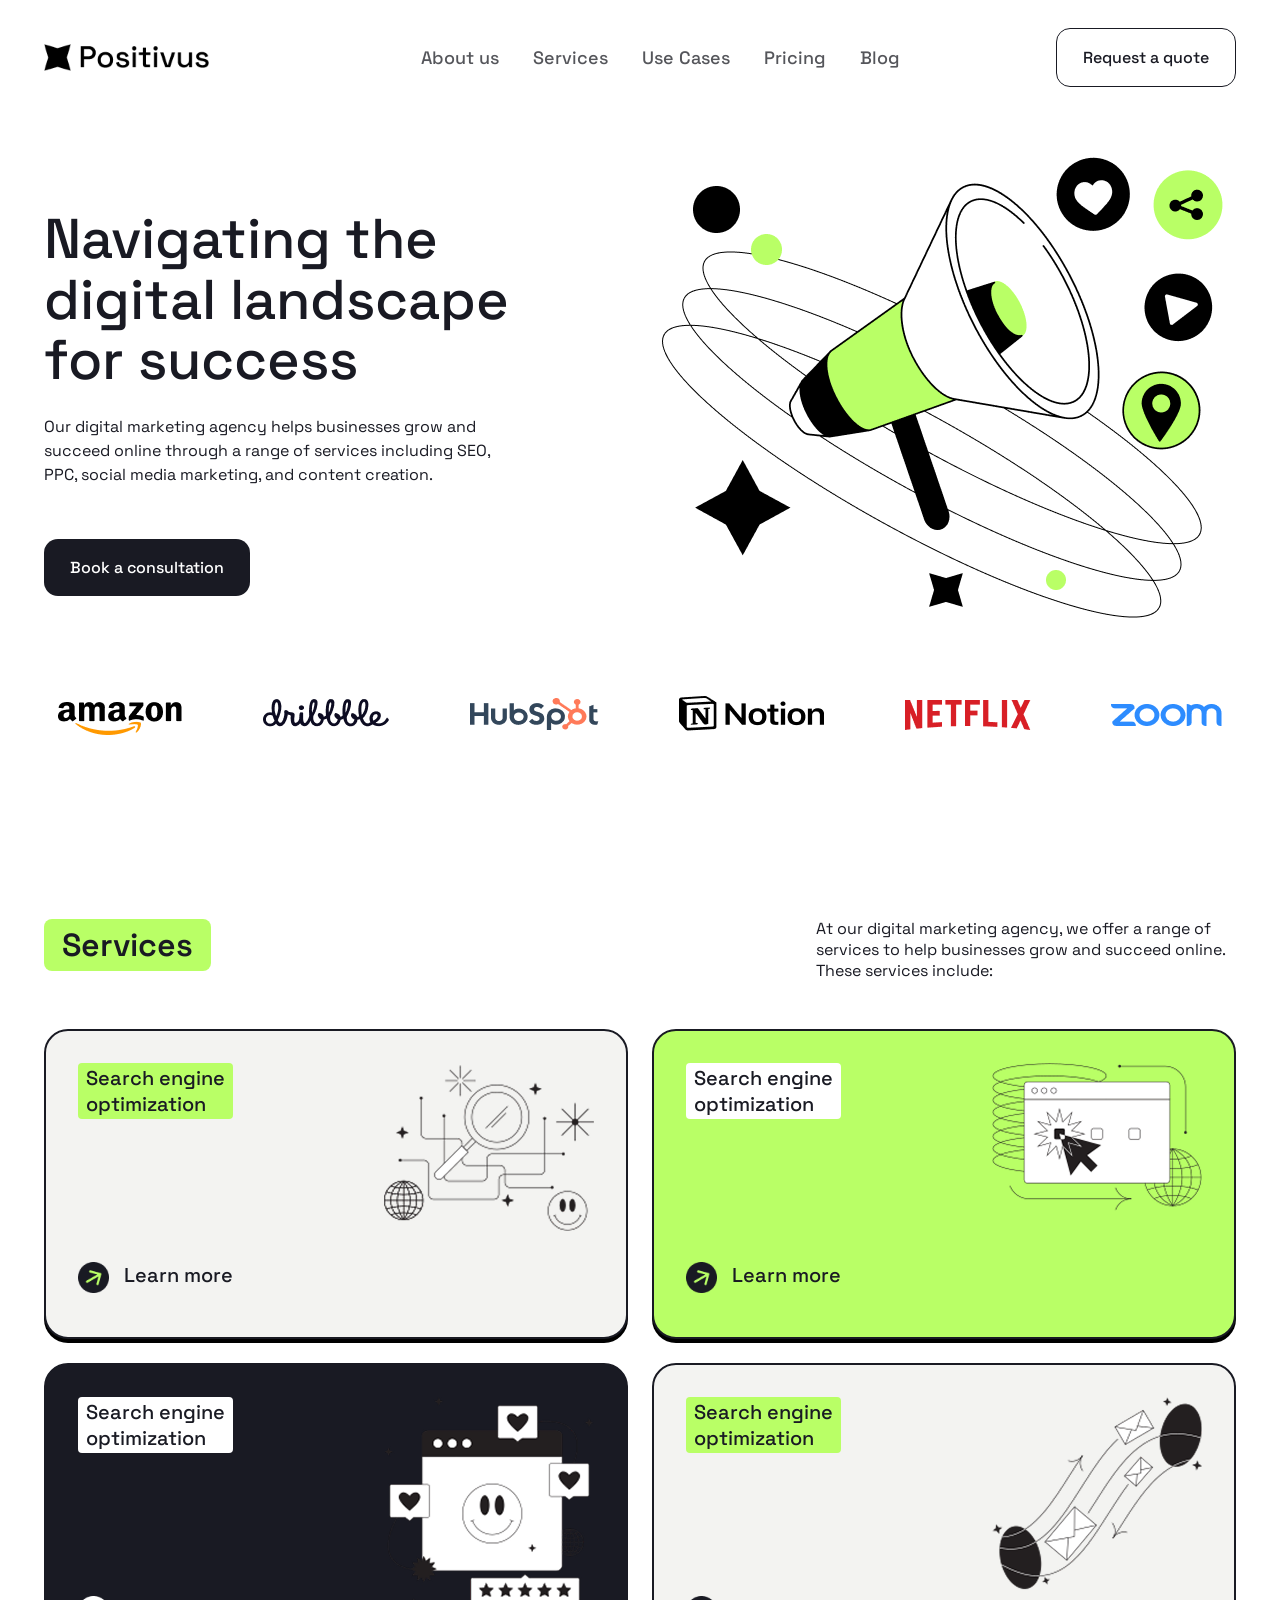
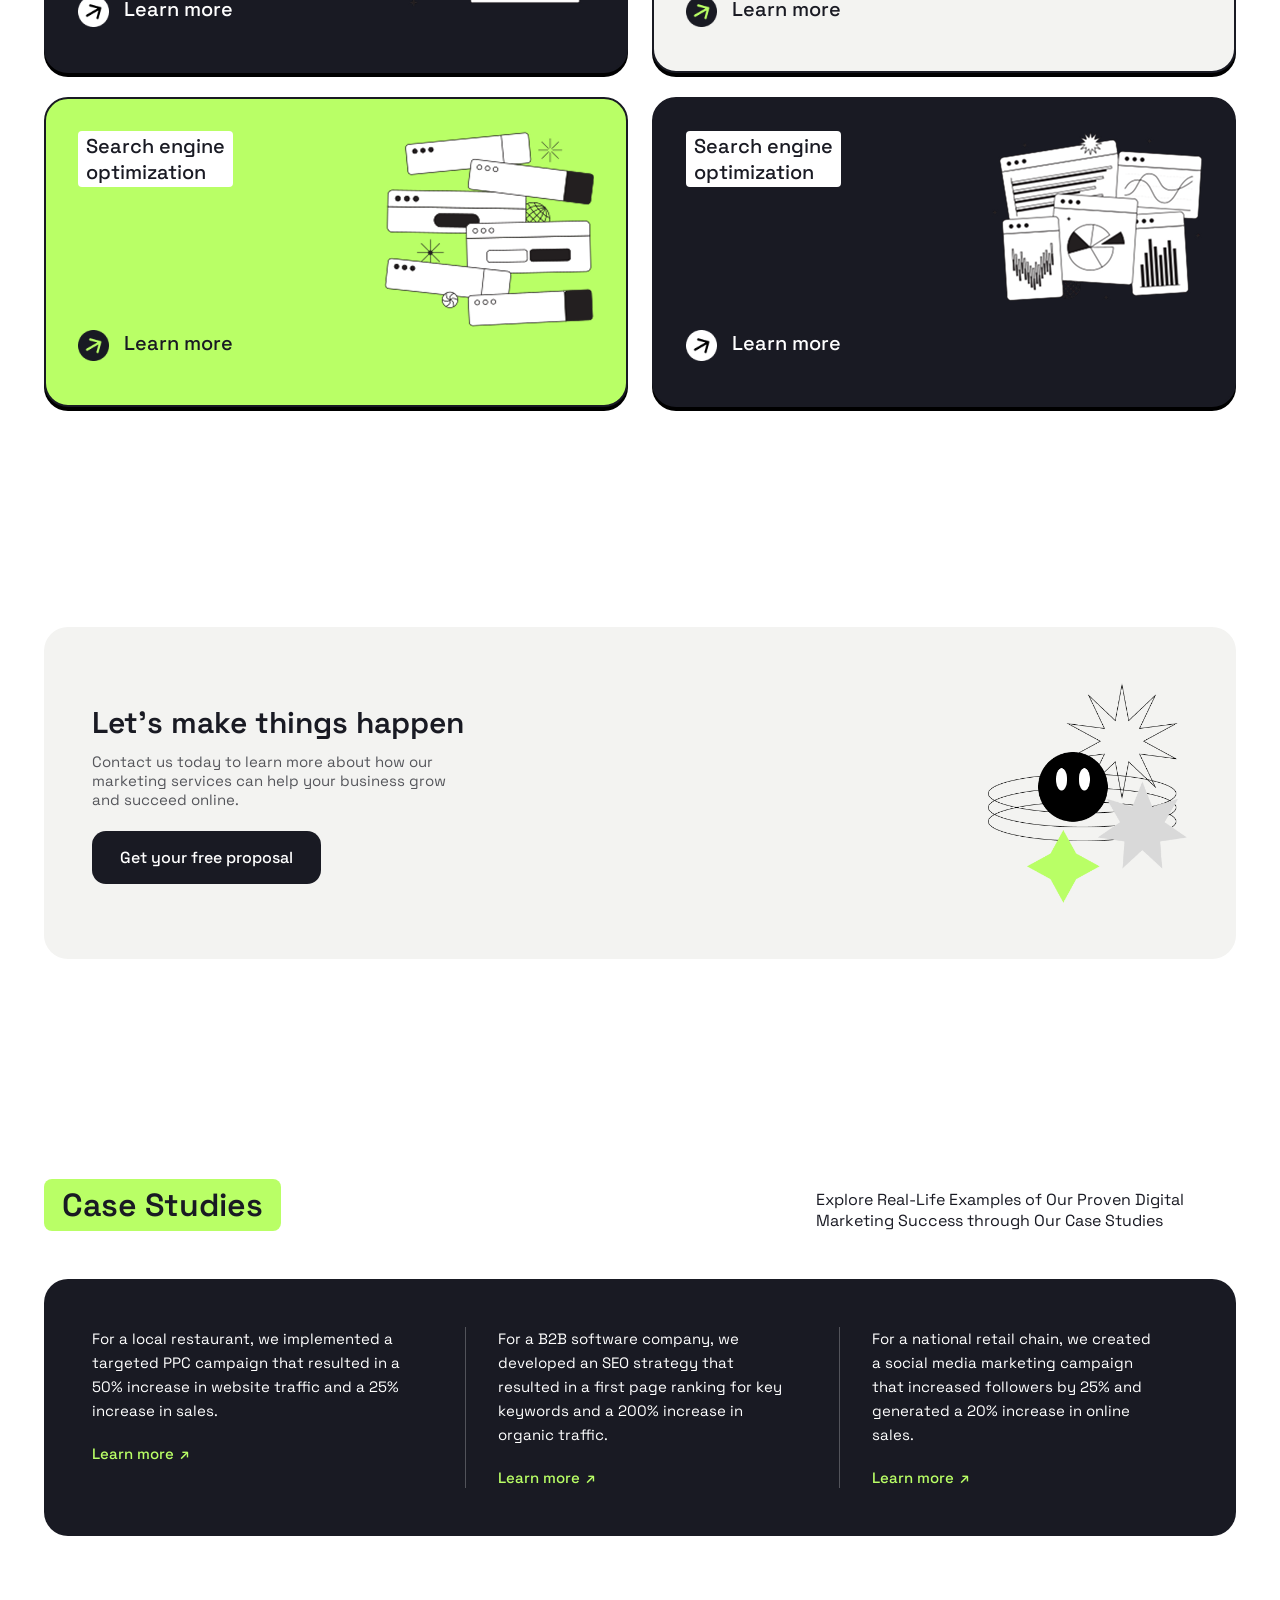
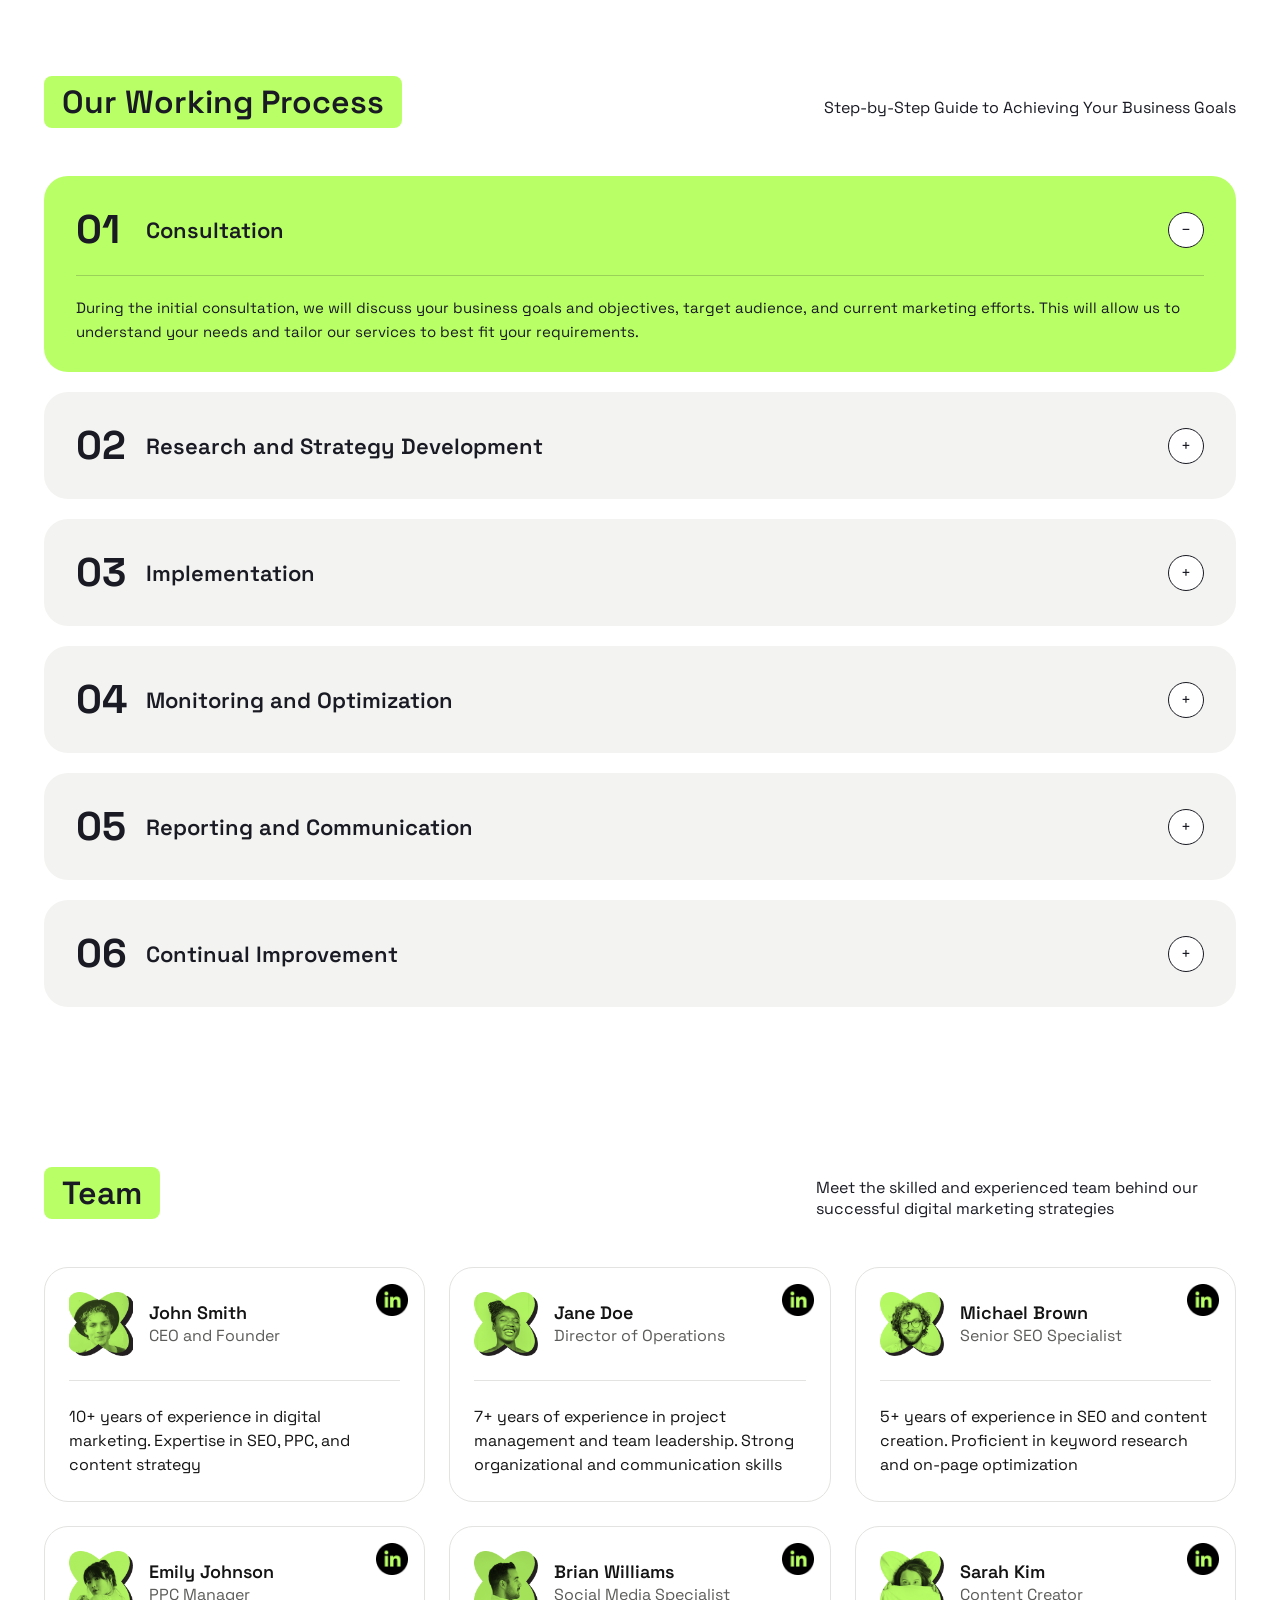
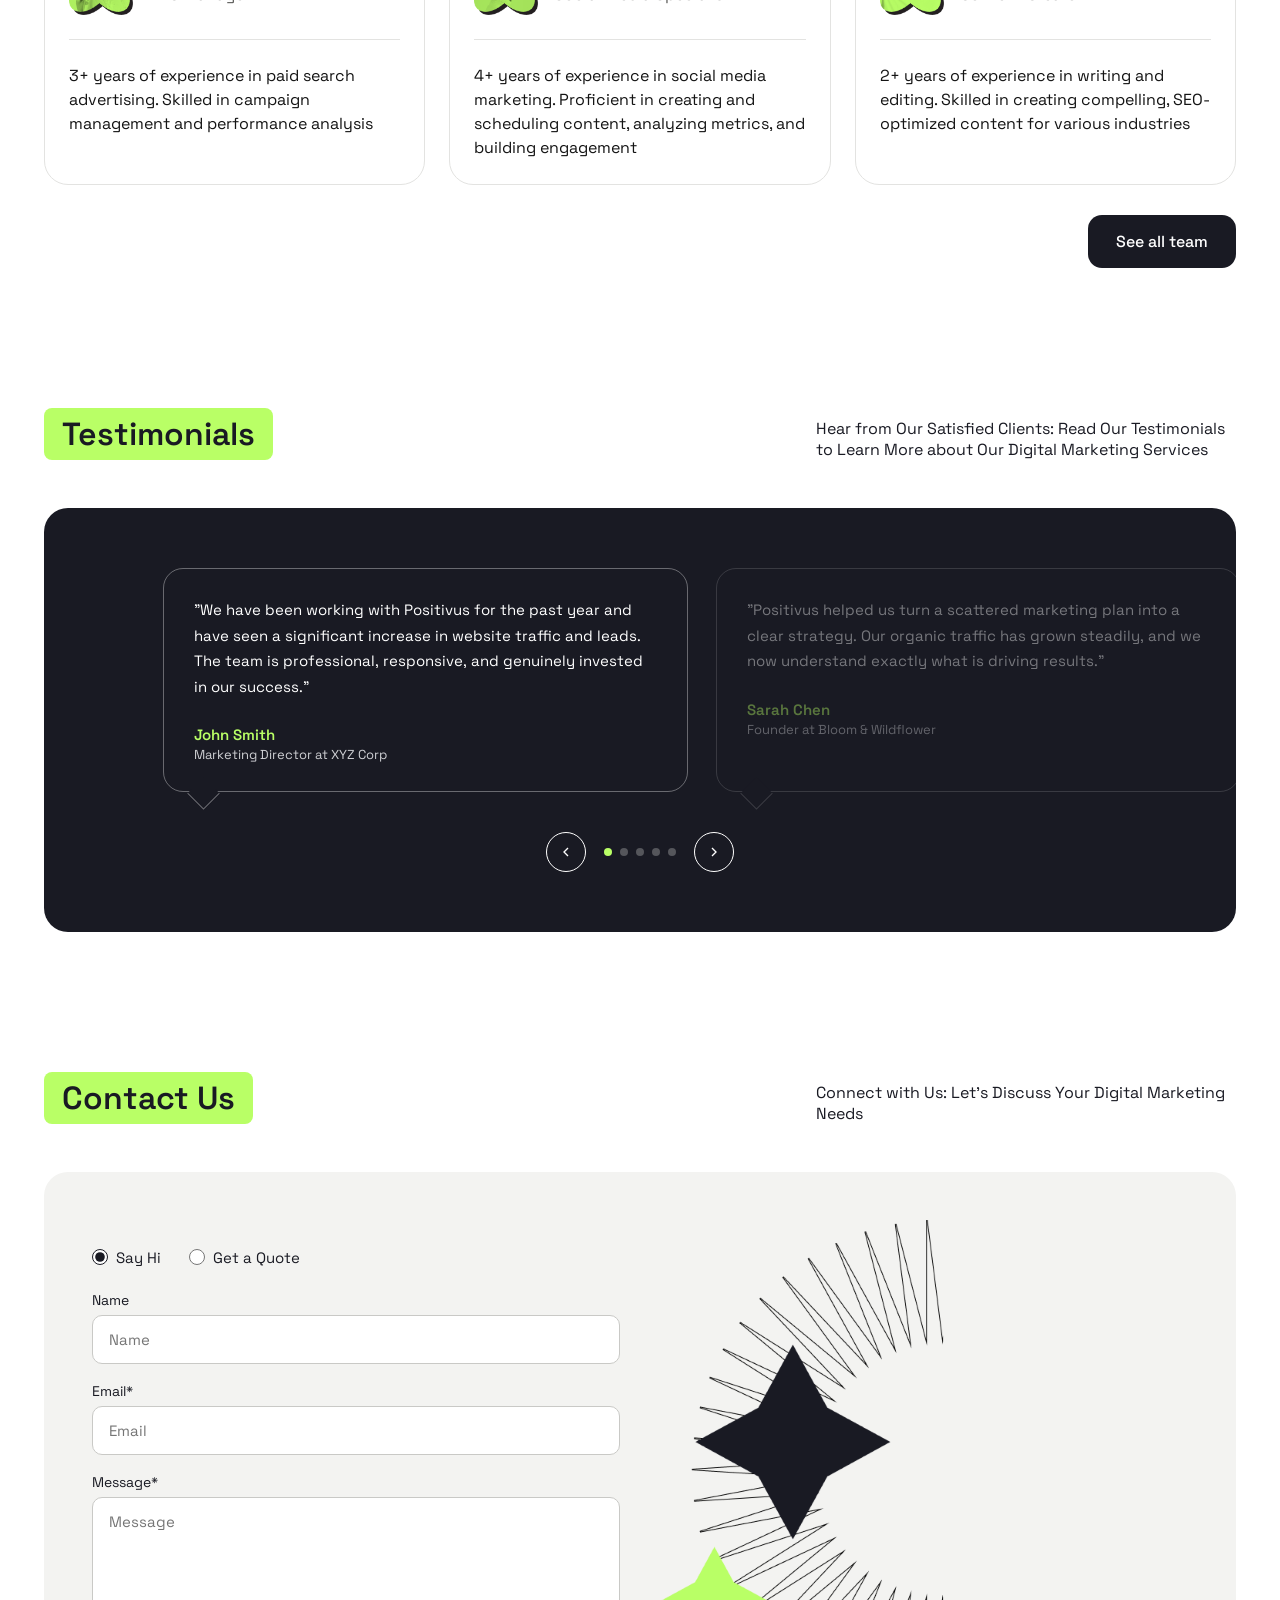
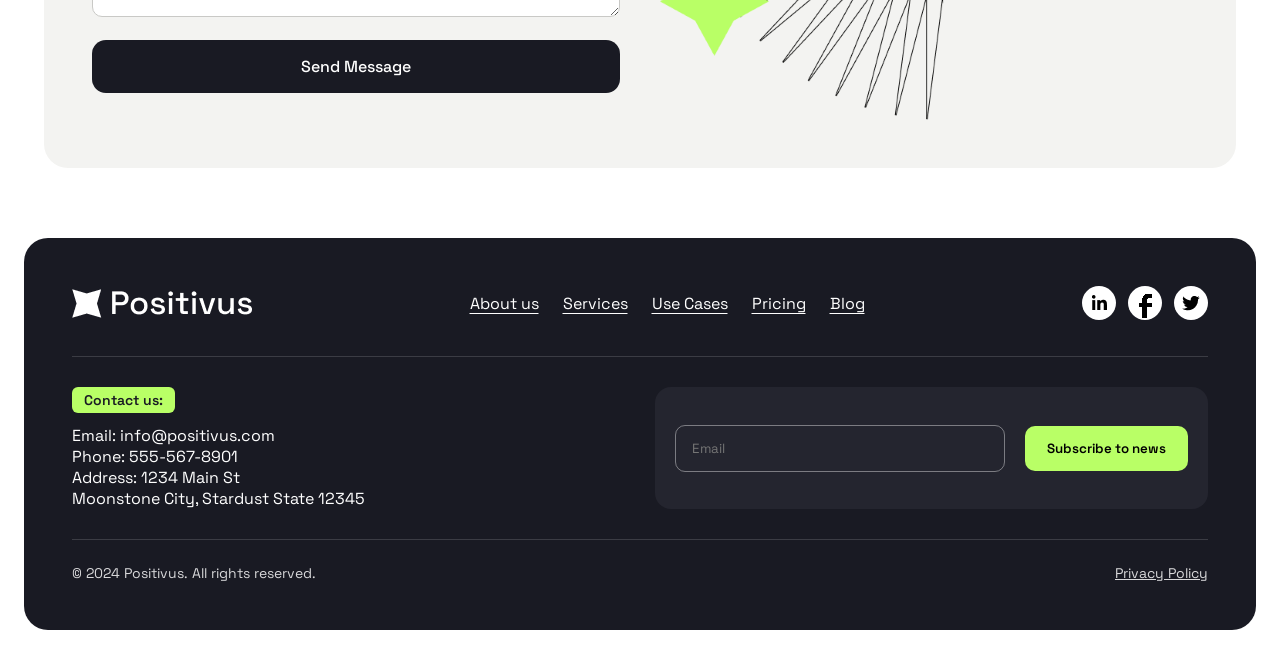
<file: index.html>
<!DOCTYPE html>
<html lang="en">
<head>
    <meta charset="UTF-8">
    <meta name="viewport" content="width=device-width, initial-scale=1.0">
    <title>Positivus — Navigating the digital landscape for success</title>
    <link href="https://fonts.googleapis.com/css2?family=Space+Grotesk:wght@400;500;600;700&display=swap" rel="stylesheet">
    <link rel="stylesheet" href="style.css">
</head>
<body>
<header>
  <div class="container">
    <div class="logo">
      <img src="image/Logo1.png" alt="logo" style="width: 75%; height: auto;">
    </div>
    <nav class="main">
      <a href="#">About us</a>
      <a href="#services">Services</a>
      <a href="#cases">Use Cases</a>
      <a href="#">Pricing</a>
      <a href="#">Blog</a>
    </nav>
    <a href="#contact" class="btn-outline">Request a quote</a>
  </div>
</header>
<section class="hero">
    <div class="container">
        <div>
            <h1>
                Navigating the digital landscape for success
            </h1>
            <p class="lead">Our digital marketing agency helps businesses grow and succeed online through a range of services including SEO, PPC, social media marketing, and content creation.</p>
            <a href="#contact" class="btn">Book a consultation</a>
        </div>
        <div class="hero-image">
            <img src="image/Illustration.png" alt="Illustration">
        </div>
    </div>
    <div class="container logos">
        <img src="image/Company logo.png" alt="company logo">
        <img src="image/Company logo (1).png" alt="company logo">
        <img src="image/Company logo (2).png" alt="company logo">
        <img src="image/Company logo (3).png" alt="company logo">
        <img src="image/Company logo (4).png" alt="company logo">
        <img src="image/Company logo (5).png" alt="company logo">
    </div>
</section>
<section class="services">
    <div class="container">
        <div class="section-head">
            <span class="eyebrow">Services</span>
            <p>At our digital marketing agency, we offer a range of services to help businesses grow and succeed online. These services include:</p>
        </div>
        <div class="svc-grid">
            <div class="svc-card light">
                <div class="svc-title"><mark>Search engine<br>optimization</mark>
                    <a href="#" class="pill-link"><img src="image/Icon.png" alt="arrow">Learn more</a>
                </div>
                <div class="svc-image">
                    <img src="image/Illustration1.png" alt="ilustration1">
                </div>
            </div>
            <div class="svc-card green">
                <div class="svc-title"><mark>Search engine<br>optimization</mark>
                    <a href="#" class="pill-link"><img src="image/Icon.png" alt="arrow">Learn more</a>
                </div>
                <div class="svc-image">
                    <img src="image/Illustration2.png" alt="ilustration2">
                </div>
            </div>
            <div class="svc-card dark">
                <div class="svc-title"><mark>Search engine<br>optimization</mark>
                    <a href="#" class="pill-link"><img src="image/Icon (1).png" alt="arrow">Learn more</a>
                </div>
                <div class="svc-image">
                    <img src="image/Illustration3.png" alt="ilustration3">
                </div>
            </div>
            <div class="svc-card light">
                <div class="svc-title"><mark>Search engine<br>optimization</mark>
                    <a href="#" class="pill-link"><img src="image/Icon.png" alt="arrow">Learn more</a>
                </div>
                <div class="svc-image">
                    <img src="image/Illustration4.png" alt="ilustration4">
                </div>
            </div>
            <div class="svc-card green">
                <div class="svc-title"><mark>Search engine<br>optimization</mark>
                    <a href="#" class="pill-link"><img src="image/Icon.png" alt="arrow">Learn more</a>
                </div>
                <div class="svc-image">
                    <img src="image/Illustration5.png" alt="ilustration5">
                </div>
            </div>
            <div class="svc-card dark">
                <div class="svc-title"><mark>Search engine<br>optimization</mark>
                    <a href="#" class="pill-link"><img src="image/Icon (1).png" alt="arrow">Learn more</a>
                </div>
                <div class="svc-image">
                    <img src="image/Illustration6.png" alt="ilustration6">
                </div>
            </div>
        </div>
    </div>
</section>
<section>
    <div class="container">
        <div class="cta">
            <div>
                <h2>Let's make things happen</h2>
                <p>Contact us today to learn more about how our marketing services can help your business grow and succeed online.</p>
                <a href="#contact" class="btn" style="margin-top:22px">Get your free proposal</a>
            </div>
            <img src="image/Illustration7.png" alt="illustration7">
        </div>
    </div>
</section>
<section id="cases">
  <div class="container">
    <div class="section-head">
      <span class="eyebrow">Case Studies</span>
      <p>Explore Real-Life Examples of Our Proven Digital Marketing Success through Our Case Studies</p>
    </div>
    <div class="case-panel">
      <div class="case-col">
        <p>For a local restaurant, we implemented a targeted PPC campaign that resulted in a 50% increase in website traffic and a 25% increase in sales.</p>
        <a href="#">Learn more <span>↗</span></a>
      </div>
      <div class="case-col">
        <p>For a B2B software company, we developed an SEO strategy that resulted in a first page ranking for key keywords and a 200% increase in organic traffic.</p>
        <a href="#">Learn more <span>↗</span></a>
      </div>
      <div class="case-col">
        <p>For a national retail chain, we created a social media marketing campaign that increased followers by 25% and generated a 20% increase in online sales.</p>
        <a href="#">Learn more <span>↗</span></a>
      </div>
    </div>
  </div>
</section>
<section id="process">
  <div class="container">
    <div class="section-head">
      <span class="eyebrow">Our Working Process</span>
      <p>Step-by-Step Guide to Achieving Your Business Goals</p>
    </div>
        <div id="accordion">
      <div class="acc-item open" data-i="0">
        <div class="acc-head">
          <span class="acc-num">01</span>
          <span class="acc-title">Consultation</span>
          <span class="acc-toggle">−</span>
        </div>
        <div class="acc-body">
            <p>During the initial consultation, we will discuss your business goals and objectives, target audience, and current marketing efforts. This will allow us to understand your needs and tailor our services to best fit your requirements.</p>
        </div>
      </div>
      <div class="acc-item" data-i="1">
        <div class="acc-head">
          <span class="acc-num">02</span>
          <span class="acc-title">Research and Strategy Development</span>
          <span class="acc-toggle">+</span>
        </div>
        <div class="acc-body">
            <p>We dive into market research and competitor analysis to craft a data-driven strategy tailored to your goals, audience and budget.</p>
        </div>
      </div>
      <div class="acc-item" data-i="2">
        <div class="acc-head">
          <span class="acc-num">03</span>
          <span class="acc-title">Implementation</span>
          <span class="acc-toggle">+</span>
        </div>
        <div class="acc-body">
            <p>Our team puts the strategy into action across the chosen channels, with clear milestones and timelines agreed with you up front.</p>
        </div>
      </div>
      <div class="acc-item" data-i="3">
        <div class="acc-head">
          <span class="acc-num">04</span>
          <span class="acc-title">Monitoring and Optimization</span>
          <span class="acc-toggle">+</span>
        </div>
        <div class="acc-body"
        ><p>We continuously track performance against KPIs and optimize campaigns in real time to improve results and spend efficiency.</p>
    </div>
      </div>
      <div class="acc-item" data-i="4">
        <div class="acc-head">
          <span class="acc-num">05</span>
          <span class="acc-title">Reporting and Communication</span>
          <span class="acc-toggle">+</span>
        </div>
        <div class="acc-body">
            <p>You'll receive regular, transparent reports along with a dedicated point of contact for any questions throughout the engagement.</p>
        </div>
      </div>
      <div class="acc-item" data-i="5">
        <div class="acc-head">
          <span class="acc-num">06</span>
          <span class="acc-title">Continual Improvement</span>
          <span class="acc-toggle">+</span>
        </div>
        <div class="acc-body">
            <p>We review results against goals on a regular cadence and evolve the strategy so performance keeps improving over time.</p>
        </div>
      </div>
    </div>
  </div>
</section>
<section class="team">
  <div class="container">
    <div class="section-head">
      <span class="eyebrow">Team</span>
      <p>Meet the skilled and experienced team behind our successful digital marketing strategies</p>
    </div>
<div class="team-grid">
  <div class="team-card">
    <img class="team-social" src="image/Social icon.png" alt="LinkedIn">
    <div class="team-top">
      <img class="team-avatar" src="image/Picture.png" alt="John Smith">
      <div>
        <div class="team-name">John Smith</div>
        <div class="team-role">CEO and Founder</div>
      </div>
    </div>
    <div class="team-bio">
      <p>10+ years of experience in digital marketing. Expertise in SEO, PPC, and content strategy</p>
    </div>
  </div>

  <div class="team-card">
    <img class="team-social" src="image/Social icon.png" alt="LinkedIn">
    <div class="team-top">
      <img class="team-avatar" src="image/Picture (1).png" alt="Jane Doe">
      <div>
        <div class="team-name">Jane Doe</div>
        <div class="team-role">Director of Operations</div>
      </div>
    </div>
    <div class="team-bio">
      <p>7+ years of experience in project management and team leadership. Strong organizational and communication skills</p>
    </div>
  </div>

  <div class="team-card">
    <img class="team-social" src="image/Social icon.png" alt="LinkedIn">
    <div class="team-top">
      <img class="team-avatar" src="image/Picture (2).png" alt="Michael Brown">
      <div>
        <div class="team-name">Michael Brown</div>
        <div class="team-role">Senior SEO Specialist</div>
      </div>
    </div>
    <div class="team-bio">
      <p>5+ years of experience in SEO and content creation. Proficient in keyword research and on-page optimization</p>
    </div>
  </div>

  <div class="team-card">
    <img class="team-social" src="image/Social icon.png" alt="LinkedIn">
    <div class="team-top">
      <img class="team-avatar" src="image/Picture (3).png" alt="Emily Johnson">
      <div>
        <div class="team-name">Emily Johnson</div>
        <div class="team-role">PPC Manager</div>
      </div>
    </div>
    <div class="team-bio">
      <p>3+ years of experience in paid search advertising. Skilled in campaign management and performance analysis</p>
    </div>
  </div>

  <div class="team-card">
    <img class="team-social" src="image/Social icon.png" alt="LinkedIn">
    <div class="team-top">
      <img class="team-avatar" src="image/Picture (4).png" alt="Brian Williams">
      <div>
        <div class="team-name">Brian Williams</div>
        <div class="team-role">Social Media Specialist</div>
      </div>
    </div>
    <div class="team-bio">
      <p>4+ years of experience in social media marketing. Proficient in creating and scheduling content, analyzing metrics, and building engagement</p>
    </div>
  </div>

  <div class="team-card">
    <img class="team-social" src="image/Social icon.png" alt="LinkedIn">
    <div class="team-top">
      <img class="team-avatar" src="image/Picture (5).png" alt="Sarah Kim">
      <div>
        <div class="team-name">Sarah Kim</div>
        <div class="team-role">Content Creator</div>
      </div>
    </div>
    <div class="team-bio">
      <p>2+ years of experience in writing and editing. Skilled in creating compelling, SEO-optimized content for various industries</p>
    </div>
  </div>
</div>
    <div class="team-foot"><a href="#" class="btn">See all team</a></div>
  </div>
</section>
<section id="testimonials">
  <div class="container">
    <div class="section-head">
      <span class="eyebrow">Testimonials</span>
      <p>Hear from Our Satisfied Clients: Read Our Testimonials to Learn More about Our Digital Marketing Services</p>
    </div>

    <div class="testi-wrap">
      <div class="testi-track" id="testiTrack" style="transform: translateX(0px);">
  <div class="testi-card active">
    <p>"We have been working with Positivus for the past year and have seen a significant increase in website traffic and leads. The team is professional, responsive, and genuinely invested in our success."</p>
    <div class="testi-name">John Smith</div>
    <div class="testi-role">Marketing Director at XYZ Corp</div>
  </div>

  <div class="testi-card">
    <p>"Positivus helped us turn a scattered marketing plan into a clear strategy. Our organic traffic has grown steadily, and we now understand exactly what is driving results."</p>
    <div class="testi-name">Sarah Chen</div>
    <div class="testi-role">Founder at Bloom &amp; Wildflower</div>
  </div>

  <div class="testi-card">
    <p>"The paid campaign they built brought in more qualified enquiries in the first few months than we had seen in the previous year. Communication has been excellent throughout."</p>
    <div class="testi-name">Marcus Rivera</div>
    <div class="testi-role">Sales Director at Northstar Systems</div>
  </div>

  <div class="testi-card">
    <p>"Their social media team understood our audience straight away. Engagement is up, our brand feels more consistent, and the content calendar has made planning much easier."</p>
    <div class="testi-name">Priya Patel</div>
    <div class="testi-role">Brand Manager at Fresh Table</div>
  </div>

  <div class="testi-card">
    <p>"From the initial audit to monthly reporting, everything has been thoughtful and transparent. We have improved conversions without losing the personal feel of our business."</p>
    <div class="testi-name">Olivia Brooks</div>
    <div class="testi-role">Owner at Brooks &amp; Co.</div>
  </div>
<div class="testi-card">
    <p>"We have been working with Positivus for the past year and have seen a significant increase in website traffic and leads. The team is professional, responsive, and genuinely invested in our success."</p>
    <div class="testi-name">John Smith</div>
    <div class="testi-role">Marketing Director at XYZ Corp</div>
  </div></div>
      <div class="testi-controls">
        <button class="testi-arrow" id="testiPrev"><svg viewBox="0 0 24 24" fill="none" stroke="currentColor" stroke-width="2"><path d="M15 18l-6-6 6-6"></path></svg></button>
        <div class="testi-dots" id="testiDots"><span class="active"></span><span class=""></span><span class=""></span><span class=""></span><span class=""></span></div>
        <button class="testi-arrow" id="testiNext"><svg viewBox="0 0 24 24" fill="none" stroke="currentColor" stroke-width="2"><path d="M9 6l6 6-6 6"></path></svg></button>
      </div>
    </div>
  </div>
</section>
<section id="contact">
  <div class="container">
    <div class="section-head">
      <span class="eyebrow">Contact Us</span>
      <p>Connect with Us: Let's Discuss Your Digital Marketing Needs</p>
    </div>
    <div class="contact-panel">
      <form onsubmit="event.preventDefault();alert('Thanks! This form is a front-end demo.')">
        <div class="radio-row">
          <label><input type="radio" name="reason" checked=""> Say Hi</label>
          <label><input type="radio" name="reason"> Get a Quote</label>
        </div>
        <div class="field"><label>Name</label><input type="text" placeholder="Name" required=""></div>
        <div class="field"><label>Email*</label><input type="email" placeholder="Email" required=""></div>
        <div class="field"><label>Message*</label><textarea placeholder="Message" required=""></textarea></div>
        <button class="btn" type="submit" style="width:100%">Send Message</button>
      </form>
      <div class="contact-deco">
        <img src="image/Illustrationfooter.png" alt="illustrationfooter">
      </div>
    </div>
  </div>
</section>
<footer>
    <div class="top-row">
        <img src="image/Logo2.png" alt="logo"> 
        <nav class="footer-nav">
        <a href="#">About us</a>
        <a href="#services">Services</a>
        <a href="#cases">Use Cases</a>
        <a href="#">Pricing</a>
        <a href="#">Blog</a>
        </nav>
        <div class="soc">
            <a href="#"><img src="image/Social_icon.png" alt="linkedin"></a>
            <a href="#"><img src="image/Social_icon (1).png" alt="facebook"></a>
            <a href="#"><img src="image/Social_icon (2).png" alt="twitter"></a>
        </div>
    </div>
    <div class="mid-row">
        <div>
            <span class="contact-tag">Contact us:</span>
            <p>Email: info@positivus.com</p>
            <p>Phone: 555-567-8901</p>
            <p>Address: 1234 Main St<br>Moonstone City, Stardust State 12345</p>
        </div>
        <div class="newsletter">
            <input type="email" placeholder="Email">
            <button>Subscribe to news</button>
        </div>
    </div>
    <div class="bottom-row">
        <p>© 2024 Positivus. All rights reserved.</p>
        <a href="#">Privacy Policy</a>
</footer>
<script src="script.js"></script>
</body>
</html>
</file>
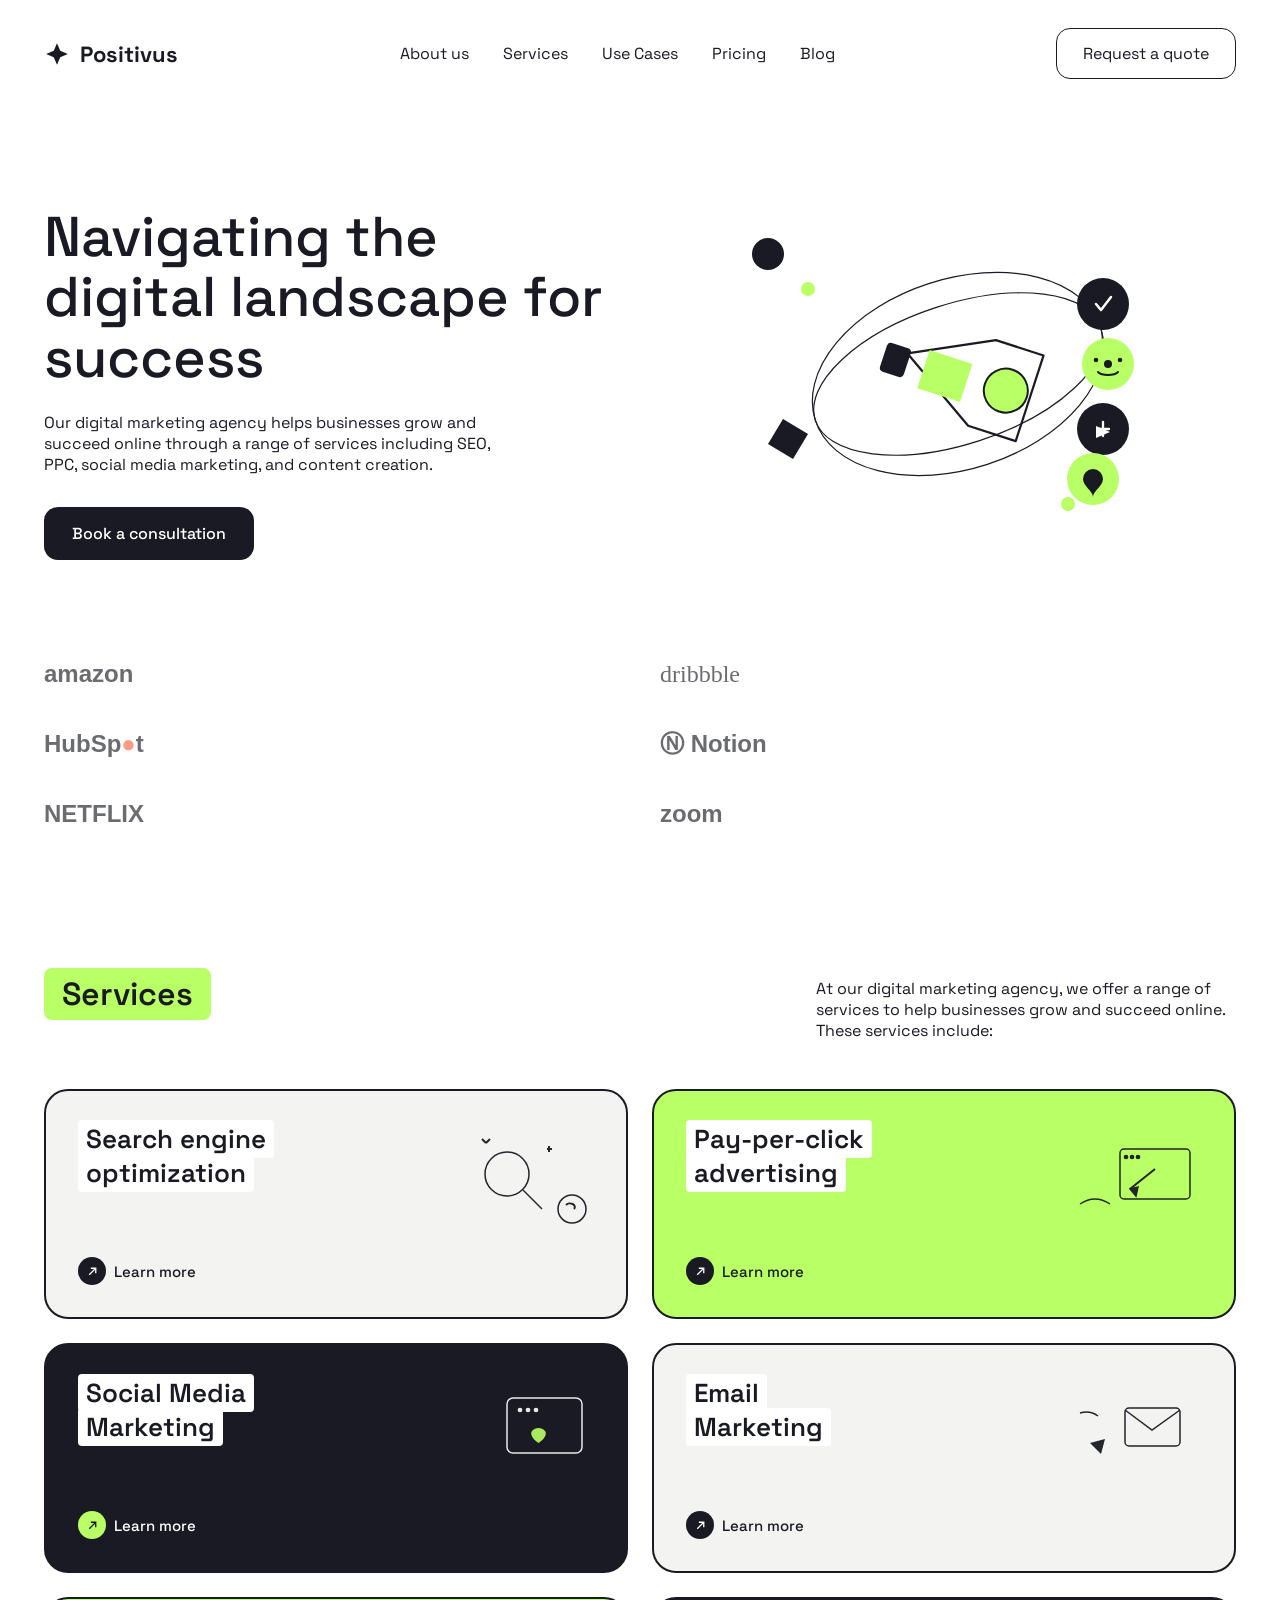
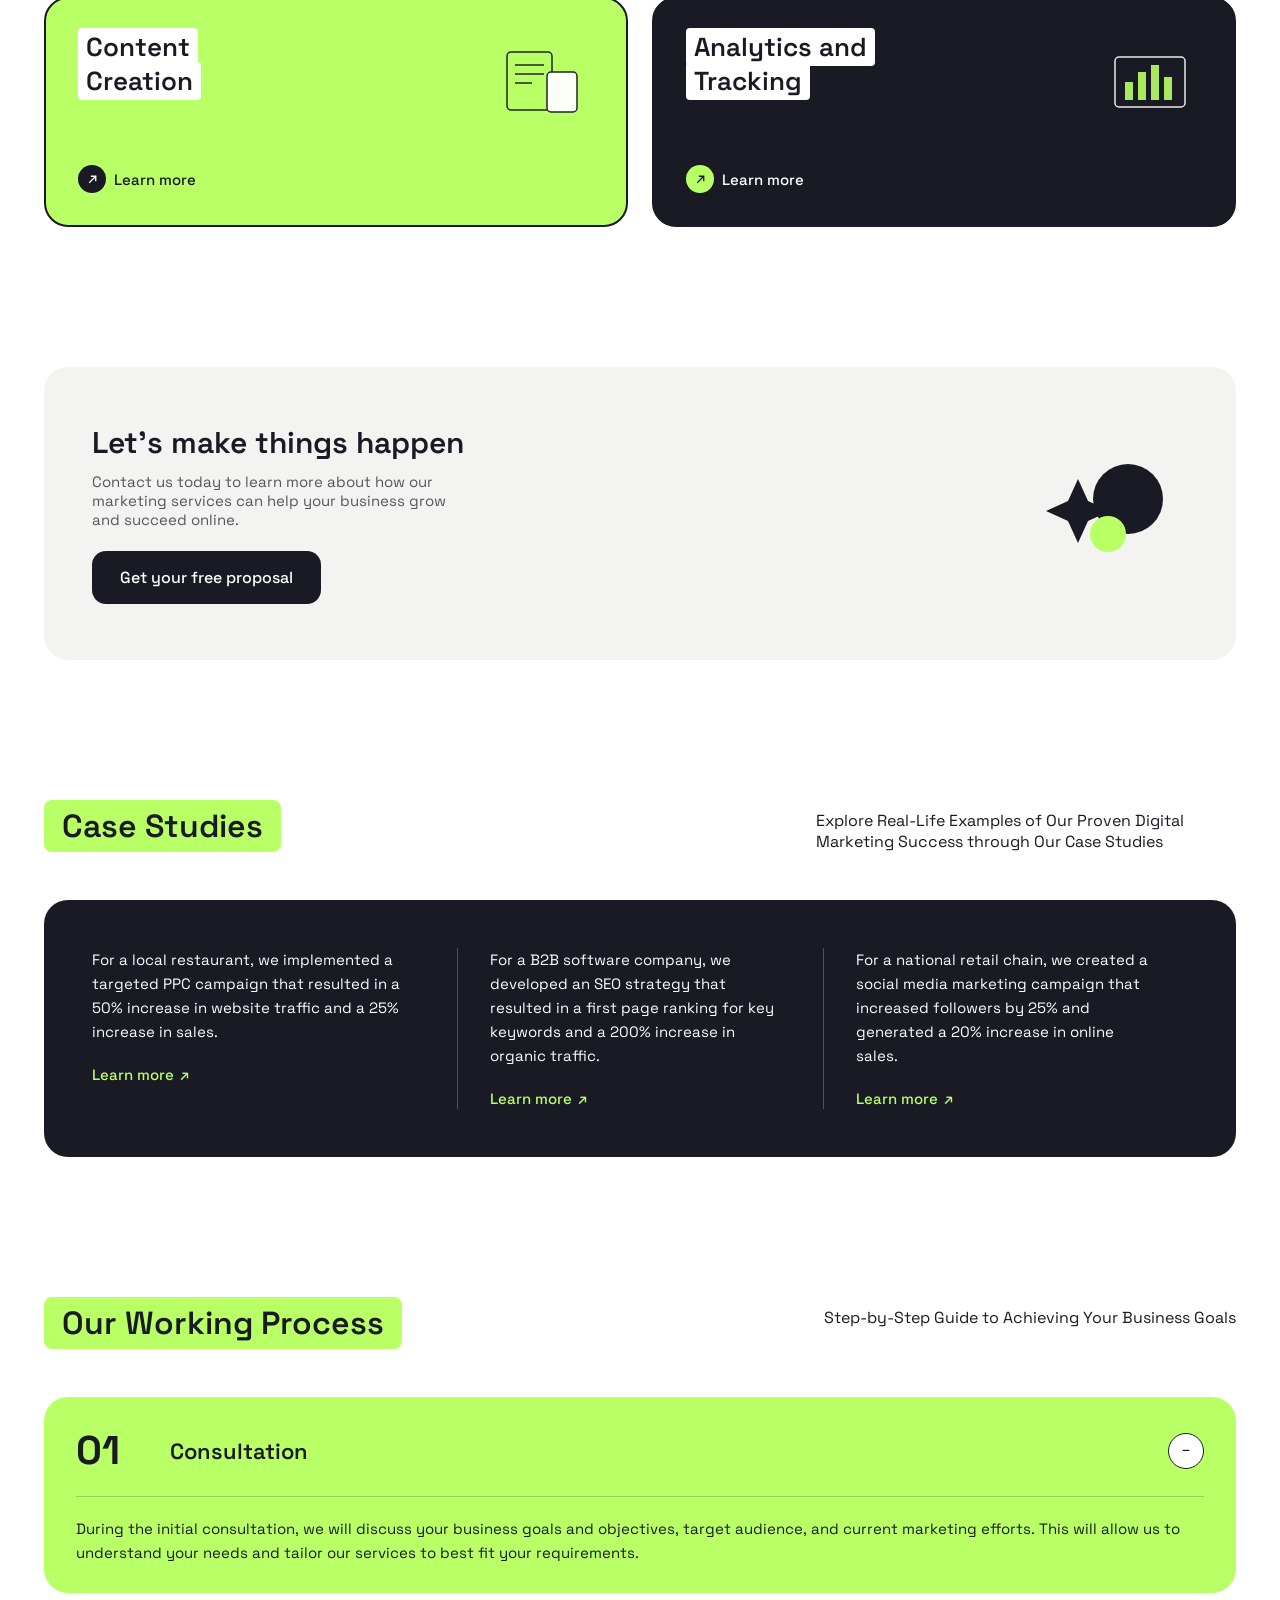
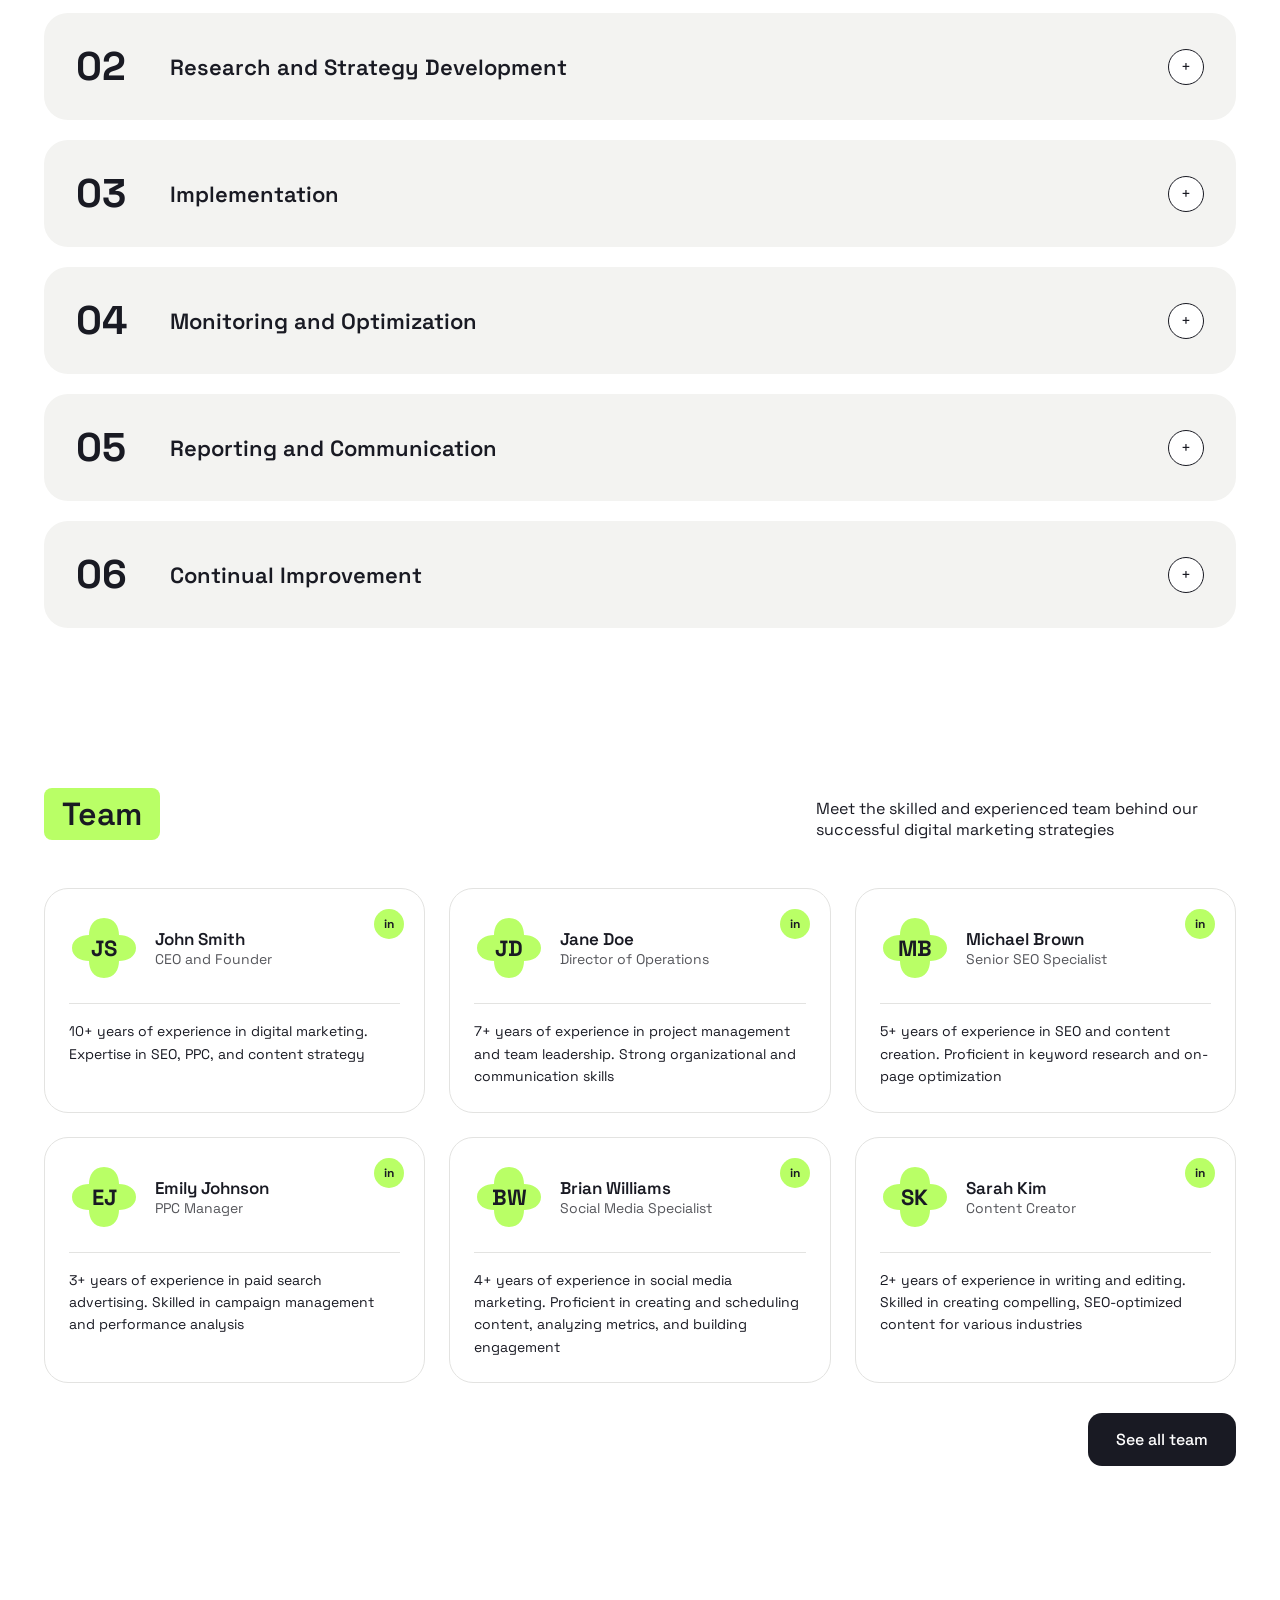
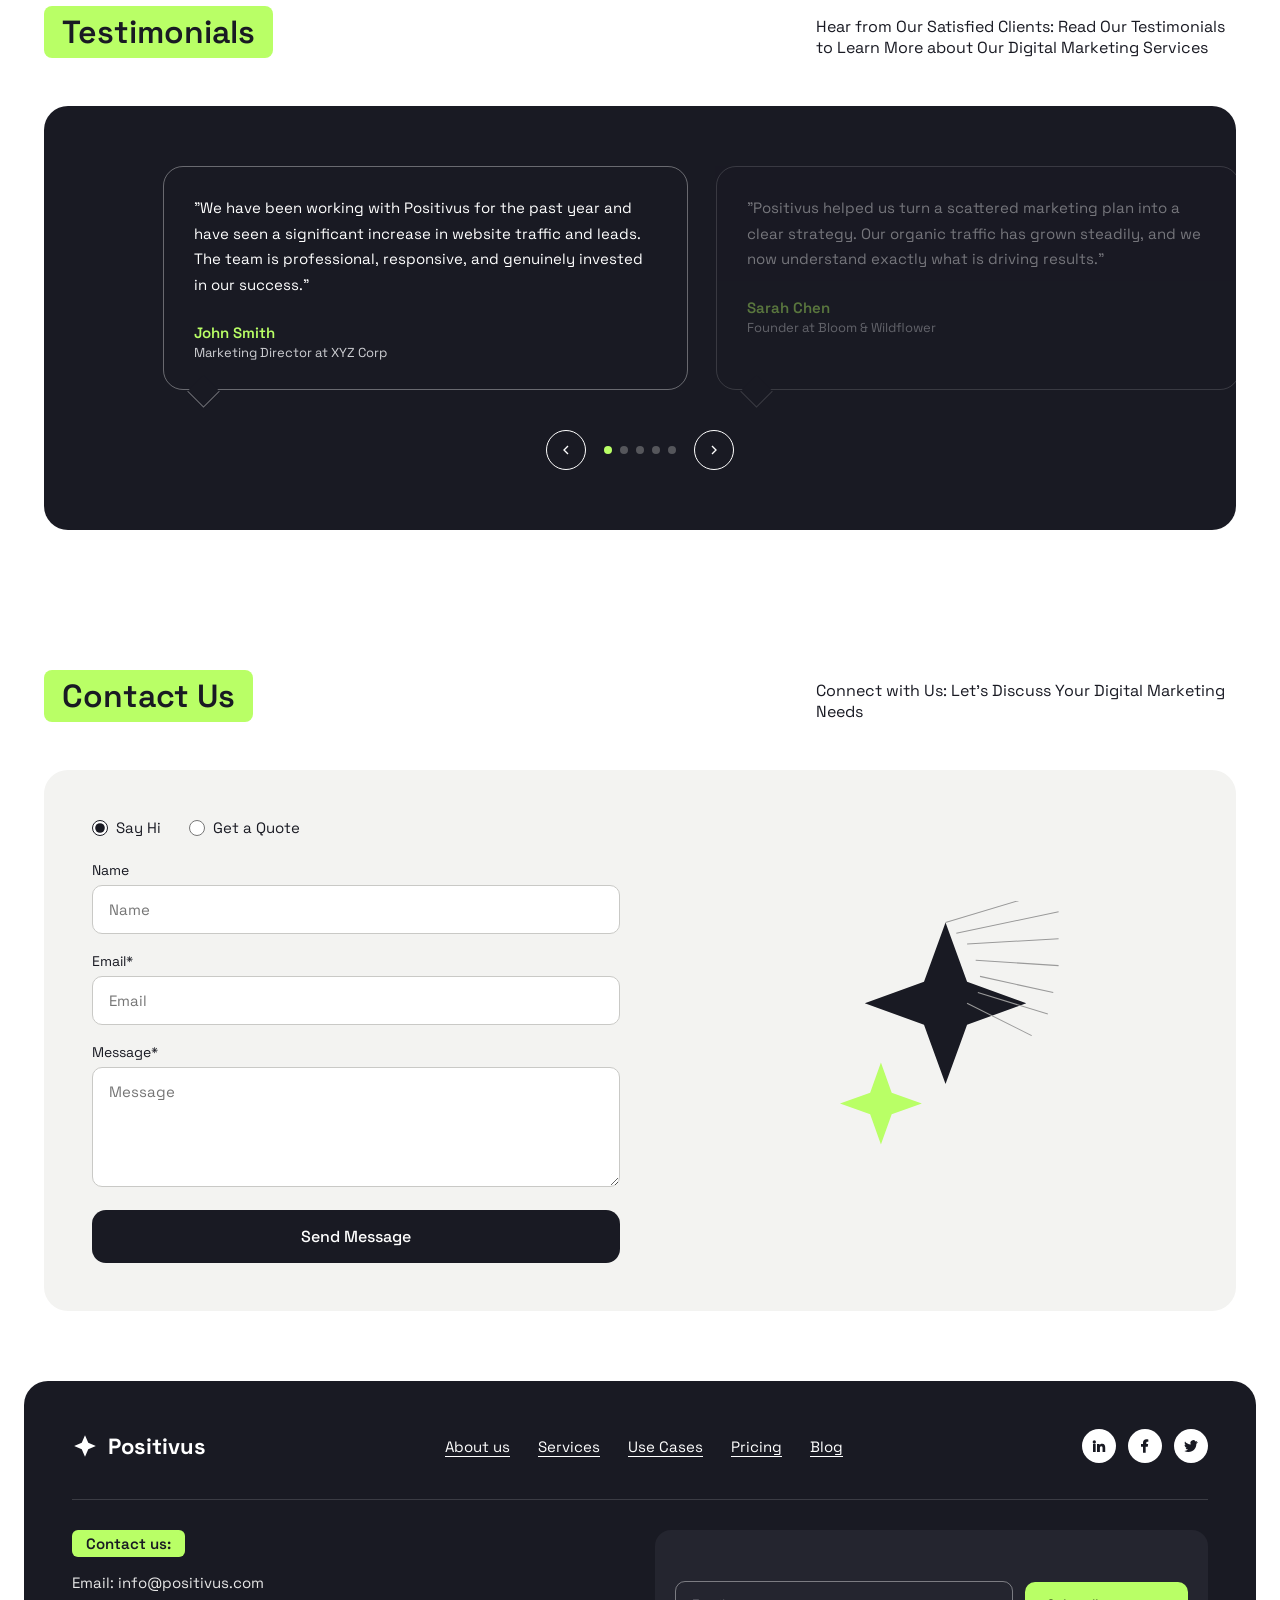
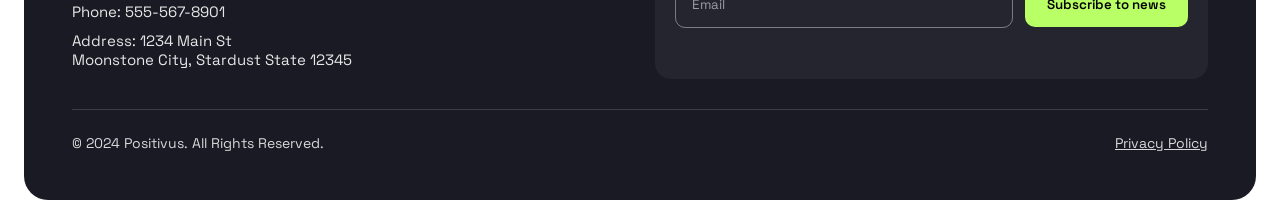
<file: positivus-landing.html>
<!DOCTYPE html>
<html lang="en">
<head>
<meta charset="UTF-8">
<meta name="viewport" content="width=device-width, initial-scale=1">
<title>Positivus — Navigating the digital landscape for success</title>
<link href="https://fonts.googleapis.com/css2?family=Space+Grotesk:wght@400;500;600;700&display=swap" rel="stylesheet">
<style>
:root{
  --ink:#191a23;
  --green:#b9ff66;
  --gray:#f3f3f1;
  --muted:#55565b;
  --radius:24px;
}
*{box-sizing:border-box;margin:0;padding:0}
body{font-family:'Space Grotesk',sans-serif;color:var(--ink);background:#fff;-webkit-font-smoothing:antialiased}
a{color:inherit;text-decoration:none}
button{font-family:inherit;cursor:pointer}
.container{max-width:1240px;margin:0 auto;padding:0 24px}
img,svg{display:block}

/* ---------- shared bits ---------- */
.eyebrow{display:inline-block;background:var(--green);font-size:32px;font-weight:600;padding:6px 18px;border-radius:8px;margin-bottom:0}
.section-head{display:flex;flex-wrap:wrap;align-items:flex-start;justify-content:space-between;gap:24px;margin-bottom:48px}
.section-head p{max-width:420px;font-size:16px;color:var(--ink);padding-top:10px}
section{padding:70px 0}
.btn{display:inline-flex;align-items:center;justify-content:center;gap:8px;background:var(--ink);color:#fff;border:0;border-radius:14px;padding:16px 28px;font-size:16px;font-weight:500;transition:opacity .2s}
.btn:hover{opacity:.85}
.btn-outline{background:transparent;color:var(--ink);border:1px solid var(--ink);border-radius:14px;padding:14px 26px;font-size:16px}
.btn-outline:hover{background:var(--ink);color:#fff}
.pill-link{display:inline-flex;align-items:center;gap:8px;font-weight:500;font-size:15px}
.arrow-badge{width:28px;height:28px;border-radius:50%;background:var(--ink);display:flex;align-items:center;justify-content:center;flex:none}
.arrow-badge svg{width:13px;height:13px}
.green-text{color:#9ee84a}

/* ---------- header ---------- */
header{padding:28px 0}
header .container{display:flex;align-items:center;justify-content:space-between;gap:20px}
.logo{display:flex;align-items:center;gap:10px;font-size:22px;font-weight:700}
.logo svg{width:26px;height:26px}
nav.main{display:flex;align-items:center;gap:34px}
nav.main a{font-size:16px}
nav.main a:hover{opacity:.6}

/* ---------- hero ---------- */
.hero .container{display:grid;grid-template-columns:1fr 1fr;gap:40px;align-items:center;padding-top:30px}
.hero h1{font-size:56px;line-height:1.08;font-weight:500;max-width:560px}
.hero p.lead{margin:24px 0 32px;max-width:480px;font-size:16px;color:var(--ink)}
.hero-art{position:relative;display:flex;align-items:center;justify-content:center;min-height:320px}
.logos{display:flex;flex-wrap:wrap;align-items:center;gap:40px;margin-top:70px;opacity:.75}
.logos span{font-size:24px;font-weight:700;color:#3a3b40;font-family:Arial,sans-serif}

/* ---------- services ---------- */
.svc-grid{display:grid;grid-template-columns:1fr 1fr;gap:24px}
.svc-card{border:2px solid var(--ink);border-radius:var(--radius);padding:32px;min-height:230px;display:flex;flex-direction:column;justify-content:space-between;position:relative;overflow:hidden}
.svc-card.light{background:var(--gray)}
.svc-card.green{background:var(--green)}
.svc-card.dark{background:var(--ink);color:#fff}
.svc-title{font-size:26px;font-weight:600;line-height:1.3}
.svc-title mark{background:#fff;color:var(--ink);padding:2px 8px;border-radius:4px;box-decoration-break:clone;-webkit-box-decoration-break:clone}
.svc-card.green .svc-title mark{background:#fff}
.svc-icon{position:absolute;right:24px;top:28px;width:150px;height:110px;opacity:.95}
.svc-card.dark .svc-icon{opacity:.9}

/* ---------- cta ---------- */
.cta{background:var(--gray);border-radius:var(--radius);padding:56px 48px;display:flex;align-items:center;justify-content:space-between;gap:30px;flex-wrap:wrap;position:relative;overflow:hidden}
.cta h2{font-size:30px;font-weight:600;max-width:380px}
.cta p{margin-top:10px;color:var(--muted);max-width:380px;font-size:15px}
.cta-deco{width:150px;height:150px;flex:none}

/* ---------- case studies ---------- */
.case-panel{background:var(--ink);color:#fff;border-radius:var(--radius);display:grid;grid-template-columns:repeat(3,1fr);padding:48px}
.case-col{padding:0 32px;border-left:1px solid rgba(255,255,255,.25)}
.case-col:first-child{border-left:0;padding-left:0}
.case-col p{font-size:15px;line-height:1.6;margin-bottom:20px}
.case-col a{color:var(--green);display:inline-flex;align-items:center;gap:6px;font-weight:500;font-size:15px}

/* ---------- process accordion ---------- */
.acc-item{border-radius:var(--radius);padding:28px 32px;margin-bottom:20px;background:var(--gray);transition:background .2s}
.acc-item.open{background:var(--green)}
.acc-head{display:flex;align-items:center;gap:24px;cursor:pointer}
.acc-num{font-size:40px;font-weight:700;width:70px;flex:none}
.acc-title{flex:1;font-size:22px;font-weight:600}
.acc-toggle{width:36px;height:36px;border-radius:50%;border:1px solid var(--ink);display:flex;align-items:center;justify-content:center;flex:none;background:#fff}
.acc-body{max-height:0;overflow:hidden;transition:max-height .3s ease, padding-top .3s ease}
.acc-body p{font-size:15px;color:var(--ink);line-height:1.6;padding-top:20px;border-top:1px solid rgba(25,26,35,.2);margin-top:20px}
.acc-item.open .acc-body{max-height:160px}
.acc-divider{display:none}

/* ---------- team ---------- */
.team-grid{display:grid;grid-template-columns:repeat(3,1fr);gap:24px}
.team-card{border:1px solid #e3e3e1;border-radius:var(--radius);padding:24px;position:relative}
.team-top{display:flex;align-items:center;gap:16px;margin-bottom:20px}
.avatar-wrap{position:relative;width:70px;height:70px;flex:none}
.avatar-petal{position:absolute;inset:0}
.avatar-letter{position:absolute;inset:0;display:flex;align-items:center;justify-content:center;font-size:22px;font-weight:700;color:var(--ink)}
.team-name{font-size:17px;font-weight:600}
.team-role{font-size:14px;color:var(--muted)}
.li-badge{position:absolute;right:20px;top:20px;width:30px;height:30px;border-radius:50%;background:var(--green);display:flex;align-items:center;justify-content:center;font-size:12px;font-weight:700}
.team-bio{font-size:14px;color:var(--ink);line-height:1.6;border-top:1px solid #e3e3e1;padding-top:16px}
.team-foot{display:flex;justify-content:flex-end;margin-top:30px}

/* ---------- testimonials ---------- */
.testi-wrap{background:var(--ink);border-radius:var(--radius);padding:60px 0;overflow:hidden;position:relative}
.testi-track{display:flex;gap:28px;transition:transform .45s ease;padding:0 10%}
.testi-card{flex:0 0 55%;background:transparent;border:1px solid rgba(255,255,255,.35);border-radius:20px;padding:28px 30px;color:#fff;position:relative;min-height:190px;opacity:.4;transition:opacity .3s}
.testi-card.active{opacity:1}
.testi-card:before{content:'';position:absolute;left:28px;bottom:-14px;width:22px;height:22px;background:var(--ink);border-left:1px solid rgba(255,255,255,.35);border-bottom:1px solid rgba(255,255,255,.35);transform:rotate(-45deg)}
.testi-card p{font-size:15px;line-height:1.7;margin-bottom:26px}
.testi-name{color:var(--green);font-weight:600;font-size:15px}
.testi-role{font-size:13px;color:#cfd0d4;margin-top:2px}
.testi-controls{display:flex;align-items:center;justify-content:center;gap:18px;margin-top:40px}
.testi-arrow{width:40px;height:40px;border-radius:50%;border:1px solid #fff;display:flex;align-items:center;justify-content:center;background:transparent;color:#fff}
.testi-arrow svg{width:16px;height:16px}
.testi-dots{display:flex;gap:8px}
.testi-dots span{width:8px;height:8px;border-radius:50%;background:#55565b}
.testi-dots span.active{background:var(--green)}

/* ---------- contact ---------- */
.contact-panel{background:var(--gray);border-radius:var(--radius);padding:48px;display:grid;grid-template-columns:1fr 1fr;gap:40px;align-items:center}
.radio-row{display:flex;gap:28px;margin-bottom:24px}
.radio-row label{display:flex;align-items:center;gap:8px;font-size:15px;cursor:pointer}
.radio-row input{accent-color:var(--ink);width:16px;height:16px}
.field{margin-bottom:18px}
.field label{display:block;font-size:14px;margin-bottom:6px}
.field input,.field textarea{width:100%;border:1px solid #c9c9c6;border-radius:10px;padding:14px 16px;font-family:inherit;font-size:15px;background:#fff}
.field textarea{min-height:120px;resize:vertical}
.contact-deco{display:flex;align-items:center;justify-content:center;height:100%}

/* ---------- footer ---------- */
footer{background:var(--ink);color:#fff;border-radius:var(--radius);padding:48px;margin:0 24px 24px}
footer .top-row{display:flex;flex-wrap:wrap;align-items:center;justify-content:space-between;gap:20px;padding-bottom:36px}
footer .logo{color:#fff}
footer nav{display:flex;gap:28px;flex-wrap:wrap}
footer nav a{font-size:15px;text-decoration:underline;text-underline-offset:4px}
.soc{display:flex;gap:12px}
.soc a{width:34px;height:34px;border-radius:50%;background:#fff;color:var(--ink);display:flex;align-items:center;justify-content:center}
.soc svg{width:16px;height:16px}
.foot-mid{display:grid;grid-template-columns:1fr 1fr;gap:30px;padding:30px 0;border-top:1px solid rgba(255,255,255,.15)}
.contact-tag{display:inline-block;background:var(--green);color:var(--ink);padding:4px 14px;border-radius:6px;font-weight:600;font-size:15px;margin-bottom:16px}
.foot-mid p{font-size:15px;margin-bottom:10px;color:#e7e7e7}
.newsletter{background:#24252f;border-radius:16px;padding:20px;display:flex;gap:12px;align-items:center}
.newsletter input{flex:1;background:transparent;border:1px solid rgba(255,255,255,.4);border-radius:10px;padding:14px 16px;color:#fff;font-family:inherit}
.newsletter input::placeholder{color:#9b9ca3}
.newsletter button{background:var(--green);border:0;border-radius:10px;padding:14px 22px;font-weight:600;white-space:nowrap}
.foot-bottom{display:flex;justify-content:space-between;flex-wrap:wrap;gap:12px;padding-top:24px;border-top:1px solid rgba(255,255,255,.15);font-size:14px;color:#d8d8da}
.foot-bottom a{text-decoration:underline}

@media(max-width:900px){
  .hero .container{grid-template-columns:1fr}
  .hero-art{order:-1}
  .svc-grid{grid-template-columns:1fr}
  .case-panel{grid-template-columns:1fr;gap:30px}
  .case-col{border-left:0;border-top:1px solid rgba(255,255,255,.25);padding:30px 0 0}
  .case-col:first-child{border-top:0;padding-top:0}
  .team-grid{grid-template-columns:1fr 1fr}
  .contact-panel{grid-template-columns:1fr}
  .contact-deco{display:none}
  .foot-mid{grid-template-columns:1fr}
  nav.main{display:none}
  .testi-card{flex:0 0 85%}
  .testi-track{padding:0 5%}
}
@media(max-width:600px){
  .hero h1{font-size:38px}
  .team-grid{grid-template-columns:1fr}
  .eyebrow{font-size:24px}
  footer{margin:0 12px 12px;padding:32px 20px}
}
</style>
</head>
<body>

<!-- ============ HEADER ============ -->
<header>
  <div class="container">
    <div class="logo">
      <svg viewBox="0 0 24 24" fill="none"><path d="M12 2 L15 9 L22 12 L15 15 L12 22 L9 15 L2 12 L9 9 Z" fill="#191A23"/></svg>
      Positivus
    </div>
    <nav class="main">
      <a href="#">About us</a>
      <a href="#services">Services</a>
      <a href="#cases">Use Cases</a>
      <a href="#">Pricing</a>
      <a href="#">Blog</a>
    </nav>
    <a href="#contact" class="btn-outline">Request a quote</a>
  </div>
</header>

<!-- ============ HERO ============ -->
<section class="hero">
  <div class="container">
    <div>
      <h1>Navigating the digital landscape for success</h1>
      <p class="lead">Our digital marketing agency helps businesses grow and succeed online through a range of services including SEO, PPC, social media marketing, and content creation.</p>
      <a href="#contact" class="btn">Book a consultation</a>
    </div>
    <div class="hero-art">
      <svg viewBox="0 0 420 340" width="100%" style="max-width:420px">
        <circle cx="30" cy="40" r="16" fill="#191A23"/>
        <circle cx="70" cy="75" r="7" fill="#B9FF66"/>
        <path d="M30 230 L45 205 L70 220 L55 245 Z" fill="#191A23"/>
        <circle cx="330" cy="290" r="7" fill="#B9FF66"/>
        <ellipse cx="220" cy="160" rx="150" ry="95" fill="none" stroke="#191A23" stroke-width="1.2" transform="rotate(-18 220 160)"/>
        <ellipse cx="220" cy="160" rx="150" ry="70" fill="none" stroke="#191A23" stroke-width="1.2" transform="rotate(-18 220 160)"/>
        <g transform="translate(150,70) rotate(18)">
          <path d="M40 60 L120 20 L170 20 L170 110 L120 110 Z" fill="none" stroke="#191A23" stroke-width="2.2" stroke-linejoin="round"/>
          <rect x="60" y="50" width="45" height="40" fill="#B9FF66"/>
          <rect x="18" y="55" width="25" height="30" rx="4" fill="#191A23"/>
          <circle cx="145" cy="65" r="22" fill="#B9FF66" stroke="#191A23" stroke-width="2"/>
        </g>
        <circle cx="365" cy="90" r="26" fill="#191A23"/>
        <path d="M358 90 l5 6 10-13" stroke="#fff" stroke-width="2.5" fill="none" stroke-linecap="round" stroke-linejoin="round"/>
        <circle cx="370" cy="150" r="26" fill="#B9FF66"/>
        <circle cx="370" cy="150" r="4" fill="#191A23"/>
        <circle cx="358" cy="146" r="2.3" fill="#191A23"/>
        <circle cx="382" cy="146" r="2.3" fill="#191A23"/>
        <path d="M360 158c4 4 16 4 20 0" stroke="#191A23" stroke-width="2" fill="none" stroke-linecap="round"/>
        <circle cx="365" cy="215" r="26" fill="#191A23"/>
        <path d="M358 215 l14 0 M365 208 l0 14" stroke="#fff" stroke-width="0"/>
        <path d="M358 215h14M365 209v12" stroke="#fff" stroke-width="2.3" stroke-linecap="round" transform="rotate(90 365 215)"/>
        <path d="M358 212l14 6-14 6z" fill="#fff"/>
        <circle cx="355" cy="265" r="26" fill="#B9FF66"/>
        <path d="M345 265a10 10 0 1 1 20 0c0 7-10 12-10 18 0-6-10-11-10-18Z" fill="#191A23"/>
      </svg>
    </div>
  </div>
  <div class="container logos">
    <span style="font-family:Arial, sans-serif;">amazon</span>
    <span style="font-family:'Brush Script MT', cursive;font-weight:400;">dribbble</span>
    <span>HubSp<span style="color:#ff7a59">●</span>t</span>
    <span>Ⓝ Notion</span>
    <span>NETFLIX</span>
    <span>zoom</span>
  </div>
</section>

<!-- ============ SERVICES ============ -->
<section id="services">
  <div class="container">
    <div class="section-head">
      <span class="eyebrow">Services</span>
      <p>At our digital marketing agency, we offer a range of services to help businesses grow and succeed online. These services include:</p>
    </div>

    <div class="svc-grid">
      <div class="svc-card light">
        <div class="svc-title"><mark>Search engine<br>optimization</mark></div>
        <svg class="svc-icon" viewBox="0 0 150 110" fill="none" stroke="#191A23" stroke-width="1.5">
          <circle cx="55" cy="55" r="22"/><line x1="71" y1="71" x2="90" y2="90"/>
          <circle cx="120" cy="90" r="14"/><path d="M114 86a4 3 0 1 1 8 4" stroke-width="2"/>
          <path d="M30 20l4 4M38 20l-4 4M95 30l5 0M97 27v6" stroke-width="2"/>
        </svg>
        <a href="#" class="pill-link"><span class="arrow-badge"><svg viewBox="0 0 24 24" fill="none" stroke="#fff" stroke-width="2.4"><path d="M6 18L18 6M9 6h9v9"/></svg></span>Learn more</a>
      </div>

      <div class="svc-card green">
        <div class="svc-title"><mark>Pay-per-click<br>advertising</mark></div>
        <svg class="svc-icon" viewBox="0 0 150 110" fill="none" stroke="#191A23" stroke-width="1.5">
          <rect x="60" y="30" width="70" height="50" rx="4"/>
          <circle cx="66" cy="38" r="1.6" fill="#191A23"/><circle cx="72" cy="38" r="1.6" fill="#191A23"/><circle cx="78" cy="38" r="1.6" fill="#191A23"/>
          <path d="M70 70 L95 50" stroke-width="2"/><path d="M70 70l8-2-2 9z" fill="#191A23"/>
          <path d="M20 85q15-10 30 0" />
        </svg>
        <a href="#" class="pill-link"><span class="arrow-badge"><svg viewBox="0 0 24 24" fill="none" stroke="#fff" stroke-width="2.4"><path d="M6 18L18 6M9 6h9v9"/></svg></span>Learn more</a>
      </div>

      <div class="svc-card dark">
        <div class="svc-title"><mark>Social Media<br>Marketing</mark></div>
        <svg class="svc-icon" viewBox="0 0 150 110" fill="none" stroke="#fff" stroke-width="1.5">
          <rect x="55" y="25" width="75" height="55" rx="6"/>
          <circle cx="68" cy="37" r="1.6" fill="#fff"/><circle cx="76" cy="37" r="1.6" fill="#fff"/><circle cx="84" cy="37" r="1.6" fill="#fff"/>
          <path d="M80 58c3-4 10-4 13 0 3 4-3 10-6.5 12-3.5-2-9.5-8-6.5-12Z" fill="#B9FF66" stroke="none"/>
        </svg>
        <a href="#" class="pill-link" style="color:#fff"><span class="arrow-badge" style="background:#B9FF66"><svg viewBox="0 0 24 24" fill="none" stroke="#191A23" stroke-width="2.4"><path d="M6 18L18 6M9 6h9v9"/></svg></span>Learn more</a>
      </div>

      <div class="svc-card light">
        <div class="svc-title"><mark>Email<br>Marketing</mark></div>
        <svg class="svc-icon" viewBox="0 0 150 110" fill="none" stroke="#191A23" stroke-width="1.5">
          <rect x="65" y="35" width="55" height="38" rx="4"/>
          <path d="M65 37l27 20 28-20"/>
          <path d="M30 70l15-4-4 15z" fill="#191A23" stroke="none"/>
          <path d="M20 40q10-3 18 3" />
        </svg>
        <a href="#" class="pill-link"><span class="arrow-badge"><svg viewBox="0 0 24 24" fill="none" stroke="#fff" stroke-width="2.4"><path d="M6 18L18 6M9 6h9v9"/></svg></span>Learn more</a>
      </div>

      <div class="svc-card green">
        <div class="svc-title"><mark>Content<br>Creation</mark></div>
        <svg class="svc-icon" viewBox="0 0 150 110" fill="none" stroke="#191A23" stroke-width="1.5">
          <rect x="55" y="25" width="45" height="58" rx="4"/>
          <line x1="63" y1="38" x2="92" y2="38"/><line x1="63" y1="47" x2="92" y2="47"/><line x1="63" y1="56" x2="80" y2="56"/>
          <rect x="95" y="45" width="30" height="40" rx="4" fill="#fff"/>
        </svg>
        <a href="#" class="pill-link"><span class="arrow-badge"><svg viewBox="0 0 24 24" fill="none" stroke="#fff" stroke-width="2.4"><path d="M6 18L18 6M9 6h9v9"/></svg></span>Learn more</a>
      </div>

      <div class="svc-card dark">
        <div class="svc-title"><mark>Analytics and<br>Tracking</mark></div>
        <svg class="svc-icon" viewBox="0 0 150 110" fill="none" stroke="#fff" stroke-width="1.5">
          <rect x="55" y="30" width="70" height="50" rx="4"/>
          <rect x="65" y="55" width="8" height="18" fill="#B9FF66" stroke="none"/>
          <rect x="78" y="45" width="8" height="28" fill="#B9FF66" stroke="none"/>
          <rect x="91" y="38" width="8" height="35" fill="#B9FF66" stroke="none"/>
          <rect x="104" y="50" width="8" height="23" fill="#B9FF66" stroke="none"/>
        </svg>
        <a href="#" class="pill-link" style="color:#fff"><span class="arrow-badge" style="background:#B9FF66"><svg viewBox="0 0 24 24" fill="none" stroke="#191A23" stroke-width="2.4"><path d="M6 18L18 6M9 6h9v9"/></svg></span>Learn more</a>
      </div>
    </div>
  </div>
</section>

<!-- ============ CTA ============ -->
<section>
  <div class="container">
    <div class="cta">
      <div>
        <h2>Let's make things happen</h2>
        <p>Contact us today to learn more about how our marketing services can help your business grow and succeed online.</p>
        <a href="#contact" class="btn" style="margin-top:22px">Get your free proposal</a>
      </div>
      <svg class="cta-deco" viewBox="0 0 150 150" fill="none">
        <circle cx="90" cy="60" r="35" fill="#191A23"/>
        <circle cx="70" cy="95" r="18" fill="#B9FF66"/>
        <path d="M40 40 l10 22 22 10-22 10-10 22-10-22-22-10 22-10Z" fill="#191A23"/>
      </svg>
    </div>
  </div>
</section>

<!-- ============ CASE STUDIES ============ -->
<section id="cases">
  <div class="container">
    <div class="section-head">
      <span class="eyebrow">Case Studies</span>
      <p>Explore Real-Life Examples of Our Proven Digital Marketing Success through Our Case Studies</p>
    </div>
    <div class="case-panel">
      <div class="case-col">
        <p>For a local restaurant, we implemented a targeted PPC campaign that resulted in a 50% increase in website traffic and a 25% increase in sales.</p>
        <a href="#">Learn more <span>↗</span></a>
      </div>
      <div class="case-col">
        <p>For a B2B software company, we developed an SEO strategy that resulted in a first page ranking for key keywords and a 200% increase in organic traffic.</p>
        <a href="#">Learn more <span>↗</span></a>
      </div>
      <div class="case-col">
        <p>For a national retail chain, we created a social media marketing campaign that increased followers by 25% and generated a 20% increase in online sales.</p>
        <a href="#">Learn more <span>↗</span></a>
      </div>
    </div>
  </div>
</section>

<!-- ============ PROCESS ============ -->
<section id="process">
  <div class="container">
    <div class="section-head">
      <span class="eyebrow">Our Working Process</span>
      <p>Step-by-Step Guide to Achieving Your Business Goals</p>
    </div>
    <div id="accordion">
      <div class="acc-item open" data-i="0">
        <div class="acc-head">
          <span class="acc-num">01</span>
          <span class="acc-title">Consultation</span>
          <span class="acc-toggle">−</span>
        </div>
        <div class="acc-body"><p>During the initial consultation, we will discuss your business goals and objectives, target audience, and current marketing efforts. This will allow us to understand your needs and tailor our services to best fit your requirements.</p></div>
      </div>
      <div class="acc-item" data-i="1">
        <div class="acc-head">
          <span class="acc-num">02</span>
          <span class="acc-title">Research and Strategy Development</span>
          <span class="acc-toggle">+</span>
        </div>
        <div class="acc-body"><p>We dive into market research and competitor analysis to craft a data-driven strategy tailored to your goals, audience and budget.</p></div>
      </div>
      <div class="acc-item" data-i="2">
        <div class="acc-head">
          <span class="acc-num">03</span>
          <span class="acc-title">Implementation</span>
          <span class="acc-toggle">+</span>
        </div>
        <div class="acc-body"><p>Our team puts the strategy into action across the chosen channels, with clear milestones and timelines agreed with you up front.</p></div>
      </div>
      <div class="acc-item" data-i="3">
        <div class="acc-head">
          <span class="acc-num">04</span>
          <span class="acc-title">Monitoring and Optimization</span>
          <span class="acc-toggle">+</span>
        </div>
        <div class="acc-body"><p>We continuously track performance against KPIs and optimize campaigns in real time to improve results and spend efficiency.</p></div>
      </div>
      <div class="acc-item" data-i="4">
        <div class="acc-head">
          <span class="acc-num">05</span>
          <span class="acc-title">Reporting and Communication</span>
          <span class="acc-toggle">+</span>
        </div>
        <div class="acc-body"><p>You'll receive regular, transparent reports along with a dedicated point of contact for any questions throughout the engagement.</p></div>
      </div>
      <div class="acc-item" data-i="5">
        <div class="acc-head">
          <span class="acc-num">06</span>
          <span class="acc-title">Continual Improvement</span>
          <span class="acc-toggle">+</span>
        </div>
        <div class="acc-body"><p>We review results against goals on a regular cadence and evolve the strategy so performance keeps improving over time.</p></div>
      </div>
    </div>
  </div>
</section>

<!-- ============ TEAM ============ -->
<section id="team">
  <div class="container">
    <div class="section-head">
      <span class="eyebrow">Team</span>
      <p>Meet the skilled and experienced team behind our successful digital marketing strategies</p>
    </div>

    <div class="team-grid" id="teamGrid"></div>

    <div class="team-foot"><a href="#" class="btn">See all team</a></div>
  </div>
</section>

<!-- ============ TESTIMONIALS ============ -->
<section id="testimonials">
  <div class="container">
    <div class="section-head">
      <span class="eyebrow">Testimonials</span>
      <p>Hear from Our Satisfied Clients: Read Our Testimonials to Learn More about Our Digital Marketing Services</p>
    </div>

    <div class="testi-wrap">
      <div class="testi-track" id="testiTrack"></div>
      <div class="testi-controls">
        <button class="testi-arrow" id="testiPrev"><svg viewBox="0 0 24 24" fill="none" stroke="currentColor" stroke-width="2"><path d="M15 18l-6-6 6-6"/></svg></button>
        <div class="testi-dots" id="testiDots"></div>
        <button class="testi-arrow" id="testiNext"><svg viewBox="0 0 24 24" fill="none" stroke="currentColor" stroke-width="2"><path d="M9 6l6 6-6 6"/></svg></button>
      </div>
    </div>
  </div>
</section>

<!-- ============ CONTACT ============ -->
<section id="contact">
  <div class="container">
    <div class="section-head">
      <span class="eyebrow">Contact Us</span>
      <p>Connect with Us: Let's Discuss Your Digital Marketing Needs</p>
    </div>

    <div class="contact-panel">
      <form onsubmit="event.preventDefault();alert('Thanks! This form is a front-end demo.')">
        <div class="radio-row">
          <label><input type="radio" name="reason" checked> Say Hi</label>
          <label><input type="radio" name="reason"> Get a Quote</label>
        </div>
        <div class="field"><label>Name</label><input type="text" placeholder="Name" required></div>
        <div class="field"><label>Email*</label><input type="email" placeholder="Email" required></div>
        <div class="field"><label>Message*</label><textarea placeholder="Message" required></textarea></div>
        <button class="btn" type="submit" style="width:100%">Send Message</button>
      </form>
      <div class="contact-deco">
        <svg viewBox="0 0 260 260" width="100%" style="max-width:280px">
          <path d="M150 20 l20 55 55 20 -55 20 -20 55 -20-55-55-20 55-20Z" fill="#191A23"/>
          <path d="M90 150 l10 28 28 10-28 10-10 28-10-28-28-10 28-10Z" fill="#B9FF66"/>
          <g stroke="#9a9a9a" stroke-width="1">
            <line x1="150" y1="20" x2="250" y2="-10"/><line x1="160" y1="30" x2="255" y2="10"/>
            <line x1="170" y1="40" x2="255" y2="35"/><line x1="178" y1="55" x2="255" y2="60"/>
            <line x1="182" y1="70" x2="250" y2="85"/><line x1="180" y1="85" x2="245" y2="105"/>
            <line x1="170" y1="95" x2="230" y2="125"/>
          </g>
        </svg>
      </div>
    </div>
  </div>
</section>

<!-- ============ FOOTER ============ -->
<footer>
  <div class="top-row">
    <div class="logo">
      <svg viewBox="0 0 24 24" fill="none"><path d="M12 2 L15 9 L22 12 L15 15 L12 22 L9 15 L2 12 L9 9 Z" fill="#fff"/></svg>
      Positivus
    </div>
    <nav>
      <a href="#">About us</a>
      <a href="#services">Services</a>
      <a href="#cases">Use Cases</a>
      <a href="#">Pricing</a>
      <a href="#">Blog</a>
    </nav>
    <div class="soc">
      <a href="#"><svg viewBox="0 0 24 24" fill="currentColor"><path d="M4.98 3.5a2.5 2.5 0 1 1 0 5 2.5 2.5 0 0 1 0-5ZM3 9h4v12H3zM9 9h3.8v1.7h.05c.53-1 1.82-2 3.75-2 4 0 4.73 2.6 4.73 6v6.3h-4v-5.6c0-1.33-.02-3-1.84-3-1.85 0-2.14 1.44-2.14 2.93V21H9z"/></svg></a>
      <a href="#"><svg viewBox="0 0 24 24" fill="currentColor"><path d="M14 9V7c0-1 .7-1.5 1.5-1.5H17V2.3C16.6 2.2 15.3 2 13.9 2 11 2 9 3.8 9 7.2V9H6v4h3v9h4v-9h3.1l.6-4H13V9Z"/></svg></a>
      <a href="#"><svg viewBox="0 0 24 24" fill="currentColor"><path d="M22 5.9c-.7.3-1.5.5-2.3.7.8-.5 1.4-1.3 1.7-2.3-.8.5-1.7.8-2.6 1A4.1 4.1 0 0 0 11.5 9c0 .3 0 .6.1.9C8 9.7 5 8 3 5.4c-.3.6-.5 1.3-.5 2a4.1 4.1 0 0 0 1.8 3.4c-.7 0-1.3-.2-1.9-.5v.1c0 2 1.4 3.6 3.3 4a4.2 4.2 0 0 1-1.9.1 4.1 4.1 0 0 0 3.8 2.9A8.2 8.2 0 0 1 2 19.5 11.6 11.6 0 0 0 8.3 21c7.5 0 11.7-6.3 11.7-11.7v-.5c.8-.6 1.5-1.3 2-2.1Z"/></svg></a>
    </div>
  </div>
  <div class="foot-mid">
    <div>
      <span class="contact-tag">Contact us:</span>
      <p>Email: info@positivus.com</p>
      <p>Phone: 555-567-8901</p>
      <p>Address: 1234 Main St<br>Moonstone City, Stardust State 12345</p>
    </div>
    <div class="newsletter">
      <input type="email" placeholder="Email">
      <button>Subscribe to news</button>
    </div>
  </div>
  <div class="foot-bottom">
    <span>© 2024 Positivus. All Rights Reserved.</span>
    <a href="#">Privacy Policy</a>
  </div>
</footer>

<script>
/* ---------- accordion ---------- */
document.querySelectorAll('.acc-item').forEach(item=>{
  item.querySelector('.acc-head').addEventListener('click',()=>{
    const isOpen = item.classList.contains('open');
    document.querySelectorAll('.acc-item').forEach(i=>{
      i.classList.remove('open');
      i.querySelector('.acc-toggle').textContent='+';
    });
    if(!isOpen){
      item.classList.add('open');
      item.querySelector('.acc-toggle').textContent='−';
    }
  });
});

/* ---------- team ---------- */
const team = [
  {name:'John Smith',role:'CEO and Founder',bio:'10+ years of experience in digital marketing. Expertise in SEO, PPC, and content strategy',letter:'JS'},
  {name:'Jane Doe',role:'Director of Operations',bio:'7+ years of experience in project management and team leadership. Strong organizational and communication skills',letter:'JD'},
  {name:'Michael Brown',role:'Senior SEO Specialist',bio:'5+ years of experience in SEO and content creation. Proficient in keyword research and on-page optimization',letter:'MB'},
  {name:'Emily Johnson',role:'PPC Manager',bio:'3+ years of experience in paid search advertising. Skilled in campaign management and performance analysis',letter:'EJ'},
  {name:'Brian Williams',role:'Social Media Specialist',bio:'4+ years of experience in social media marketing. Proficient in creating and scheduling content, analyzing metrics, and building engagement',letter:'BW'},
  {name:'Sarah Kim',role:'Content Creator',bio:'2+ years of experience in writing and editing. Skilled in creating compelling, SEO-optimized content for various industries',letter:'SK'}
];
document.getElementById('teamGrid').innerHTML = team.map(m=>`
  <div class="team-card">
    <span class="li-badge">in</span>
    <div class="team-top">
      <div class="avatar-wrap">
        <svg class="avatar-petal" viewBox="0 0 70 70"><path d="M35 5c11 0 15 9 15 17 8 0 17 4 17 13s-9 13-17 13c0 8-4 17-15 17s-15-9-15-17c-8 0-17-4-17-13s9-13 17-13C20 14 24 5 35 5Z" fill="#B9FF66"/></svg>
        <span class="avatar-letter">${m.letter}</span>
      </div>
      <div>
        <div class="team-name">${m.name}</div>
        <div class="team-role">${m.role}</div>
      </div>
    </div>
    <div class="team-bio">${m.bio}</div>
  </div>
`).join('');

/* ---------- testimonials ---------- */
const testis = [
  {quote:'We have been working with Positivus for the past year and have seen a significant increase in website traffic and leads. The team is professional, responsive, and genuinely invested in our success.',name:'John Smith',role:'Marketing Director at XYZ Corp'},
  {quote:'Positivus helped us turn a scattered marketing plan into a clear strategy. Our organic traffic has grown steadily, and we now understand exactly what is driving results.',name:'Sarah Chen',role:'Founder at Bloom & Wildflower'},
  {quote:'The paid campaign they built brought in more qualified enquiries in the first few months than we had seen in the previous year. Communication has been excellent throughout.',name:'Marcus Rivera',role:'Sales Director at Northstar Systems'},
  {quote:'Their social media team understood our audience straight away. Engagement is up, our brand feels more consistent, and the content calendar has made planning much easier.',name:'Priya Patel',role:'Brand Manager at Fresh Table'},
  {quote:'From the initial audit to monthly reporting, everything has been thoughtful and transparent. We have improved conversions without losing the personal feel of our business.',name:'Olivia Brooks',role:'Owner at Brooks & Co.'}
];

const track = document.getElementById('testiTrack');
const dotsWrap = document.getElementById('testiDots');
track.innerHTML = testis.map(t=>`
  <div class="testi-card">
    <p>"${t.quote}"</p>
    <div class="testi-name">${t.name}</div>
    <div class="testi-role">${t.role}</div>
  </div>
`).join('');
track.append(track.querySelector('.testi-card').cloneNode(true));
dotsWrap.innerHTML = testis.map(()=>'<span></span>').join('');

let tIndex = 0;
const cards = track.querySelectorAll('.testi-card');
const dots = dotsWrap.querySelectorAll('span');

function renderTesti(){
  const cardWidth = cards[0].getBoundingClientRect().width + 28;
  track.style.transform = `translateX(${-tIndex*cardWidth}px)`;
  cards.forEach((c,i)=>c.classList.toggle('active', i===tIndex));
  dots.forEach((d,i)=>d.classList.toggle('active', i===tIndex));
}
document.getElementById('testiNext').onclick=()=>{ tIndex=(tIndex+1)%testis.length; renderTesti(); };
document.getElementById('testiPrev').onclick=()=>{ tIndex=(tIndex-1+testis.length)%testis.length; renderTesti(); };
window.addEventListener('resize', renderTesti);
renderTesti();
</script>
</body>
</html>
</file>
<file: style.css>
:root{
  --ink:#191a23;
  --green:#b9ff66;
  --gray:#f3f3f1;
  --muted:#55565b;
  --radius:24px;
}
*{
    box-sizing:border-box;
    margin:0;padding:0}
body{
    font-family:'Space Grotesk',sans-serif;
    color:var(--ink);
    background:#fff;
    -webkit-font-smoothing:antialiased}
a{
    color:inherit;
    text-decoration:none}
button{
    font-family:inherit;
    cursor:pointer}
.container{
    max-width:1240px;
    margin:0 auto;
    padding:0 24px}
img,svg{
    display:block}
section {
    padding: 70px 0}
.btn{
    display:inline-flex;
    align-items:center;
    justify-content:center;
    gap:8px;background:var(--ink);
    color:#fff;
    border:0;
    border-radius:14px;
    padding:16px 28px;
    font-size:16px;
    font-weight:500;
    transition:opacity .2s}
.btn:hover{
    opacity:.85}
.eyebrow{
    display:inline-block;
    background:var(--green);
    font-size:32px;
    font-weight:600;
    padding:6px 18px;
    border-radius:8px;
    margin-bottom:0}
header{
    padding:28px 0}
header .container{
    display:flex;
    align-items:center;
    justify-content:space-between;
    gap:20px}
nav.main {
  display: flex;
  align-items: center;
  gap: 34px;
}

nav.main a {
  font-size: 18px;
  font-weight: 500;
  color: var(--muted);
  transition: .2s;
  position: relative;
  display: inline-block;
}

nav.main a::after,
nav.main a::before {
  content: '';
  position: absolute;
  width: 100%;
  height: 2px;
  background: linear-gradient(to right, var(--ink), var(--green));
  bottom: -5px;
  left: 0;
  transform: scaleX(0);
  transform-origin: right;
  transition: transform 0.4s ease-out;
}

nav.main a::before {
  top: -5px;
  bottom: auto;
  transform-origin: left;
}

nav.main a:hover::after,
nav.main a:hover::before {
  transform: scaleX(1);
}
.btn-outline{
    background:transparent;
    border:1px solid var(--ink);
    color:var(--ink);
    border-radius: 14px;
    Font-size:16px;
    padding:18px 26px;
    font-weight:500;}
.btn-outline:hover{
    background:var(--ink);
    color:#fff;}
.hero .container{
    display:flex;
    gap: 80px;
    align-items:center;
    padding-top:30px}
.logos{
    gap:80px;
    display:flex;
    align-items:center;
    padding: 20px 80px;
    justify-content:center;}
.hero{
    padding: 0 0 80px 0;
}
.hero h1{
    font-size:56px;
    line-height:1.08;
    font-weight:500;
    max-width:560px}
.hero p.lead{
    margin:24px 0 52px;
    max-width:480px;
    font-size:16px;
    color:var(--ink);
    line-height:1.5}
.hero a.btn{
    background:var(--ink);
    color:#fff;
    padding:18px 26px;
    border-radius:14px;
}
.section-head{
    display:flex;
    flex-wrap:wrap;
    align-items:center;
    justify-content:space-between;
    gap:24px;
    margin-bottom:48px}
.section-head p{
    max-width:420px;
    font-size:16px;
    color:var(--ink);
    padding-top:10px}
.svc-grid{
    display:grid;
    grid-template-columns:1fr 1fr;
    gap:24px;
    margin-bottom:80px}
.svc-card{
    border:2px solid var(--ink);
    border-radius:var(--radius);
    padding:32px;
    min-height:310px;
    display:flex;
    flex-direction:center;
    justify-content:space-between;
    position:relative;
    box-shadow: 0px 4px 0px 0px #000000;
    overflow:hidden}
.svc-title mark{
    background:#fff;
    color:var(--ink);
    padding:2px 8px;
    border-radius:4px;
    box-decoration-break:clone;
    -webkit-box-decoration-break:clone}
.svc-card.green .svc-title mark{
    background:#fff}
.svc-card.dark .svc-title mark{
    background:#fff}
.svc-card.light .svc-title mark{
    background:var(--green);}
.svc-card.light{
    background:var(--gray)}
.svc-card.green{
    background:var(--green)}
.svc-card.dark{
    background:var(--ink);
    color:#fff}
.svc-title{
    display:flex;
    flex-direction:column;
    justify-content:space-between;
    font-size:20px;
    font-weight:500;
    margin-bottom:12px;
    gap:24px}
.svc-title a{
    display:flex;
    justify-content:space-between;
}
.svc-title a img{
    width:20%;
    height:auto;
    transition:.2s}
.cta{
    background:var(--gray);
    border-radius:var(--radius);
    padding:56px 48px;
    display:flex;
    align-items:center;
    justify-content:space-between;
    gap:30px;
    flex-wrap:wrap;
    position:relative;
    overflow:hidden;
    margin-bottom:80px;
    max-height:350px}
.cta h2{
    font-size:30px;
    font-weight:600;
    max-width:380px}
.cta p{
    margin-top:10px;
    color:var(--muted);
    max-width:380px;
    font-size:15px}
.cta img{
    width:200px;
    height:auto} 
.case-panel{
    display:grid;
    gap:24px;
    background:var(--ink);
    border-radius:var(--radius);
    color:#fff;
    grid-template-columns: repeat(3, 1fr);
    padding: 48px;
}
.case-col:first-child {
    border-left: 0;
    padding-left: 0;
}
.case-col{
    padding: 0 32px;
    border-left: 1px solid rgba(255, 255, 255, .25);
}
.case-col a {
    color: var(--green);
    display: inline-flex;
    align-items: center;
    gap: 6px;
    font-weight: 500;
    font-size: 15px;
}
.case-col p {
    font-size: 15px;
    line-height: 1.6;
    margin-bottom: 20px;
}
.acc-item{
    border-radius:var(--radius);
    padding:28px 32px;
    margin-bottom:20px;
    background:var(--gray);
    transition:background .2s}
.acc-item.open{
    background:var(--green)}
.acc-head{
    display:flex;
    align-items:center;
    justify-content:space-between;
    cursor:pointer}
.acc-num{
    font-size:40px;
    font-weight:700;
    width:70px;
    flex:none}
.acc-title{
    flex:1;
    font-size:22px;
    font-weight:600}
.acc-body{
    max-height:0;
    overflow:hidden;
    transition:max-height .3s ease, padding-top .3s ease}
.acc-body p{
    font-size:15px;
    color:var(--ink);
    line-height:1.6;
    padding-top:20px;
    border-top:1px solid rgba(25,26,35,.2);
     margin-top:20px}
.acc-item.open .acc-body{
    max-height:160px}
.acc-divider{
    display:none}
.acc-toggle{
    width:36px;
    height:36px;
    border-radius:50%;
    border:1px solid var(--ink);
    display:flex;
    align-items:center;
    justify-content:center;
    flex:none;
    background:#fff}
.team-grid {
  display: grid;
  grid-template-columns: repeat(3, 1fr);
  gap: 24px;
}
.team-card {
  position: relative;
  border: 1px solid #e3e3e1;
  border-radius: var(--radius);
  padding: 24px;
}
.team-social {
  position: absolute;
  top: 16px;
  right: 16px;
  width: 32px;
  height: 32px;
}
.team-top {
  display: flex;
  align-items: center;
  gap: 16px;
  padding-bottom: 24px;
  margin-bottom: 24px;
  border-bottom: 1px solid #e3e3e1;
}
.team-avatar {
  width: 64px;
  height: 64px;
  flex-shrink: 0;
  object-fit: cover;
}
.team-name {
  font-size: 18px;
  font-weight: 600;
  line-height: 1.3;
  color: #141414;
}
.team-role {
  font-size: 16px;
  line-height: 1.4;
  color: #5c5c5a;
}
.team-bio p {
  margin: 0;
  font-size: 16px;
  line-height: 1.5;
  color: #141414;
}
.team-foot {
    display: flex;
    justify-content: flex-end;
    margin-top: 30px;}
.testi-wrap{
    background:var(--ink);
    border-radius:var(--radius);
    padding:60px 0;
    overflow:hidden;
    position:relative}
.testi-track {
    display: flex;
    gap: 28px;
    transition: transform .45s ease;
    padding: 0 10%;}
.testi-card {
    flex: 0 0 55%;
    background: transparent;
    border: 1px solid rgba(255, 255, 255, .35);
    border-radius: 20px;
    padding: 28px 30px;
    color: #fff;
    position: relative;
    min-height: 190px;
    opacity: .4;
    transition: opacity .3s;}
.testi-card.active {
    opacity: 1;}
.testi-card:before {
    content: '';
    position: absolute;
    left: 28px;
    bottom: -14px;
    width: 22px;
    height: 22px;
    background: var(--ink);
    border-left: 1px solid rgba(255, 255, 255, .35);
    border-bottom: 1px solid rgba(255, 255, 255, .35);
    transform: rotate(-45deg);}
.testi-card p {
    font-size: 15px;
    line-height: 1.7;
    margin-bottom: 26px;}
.testi-name {
    color: var(--green);
    font-weight: 600;
    font-size: 15px;}
.testi-role {
    font-size: 13px;
    color: #cfd0d4;
    margin-top: 2px;}
.testi-controls {
    display: flex;
    align-items: center;
    justify-content: center;
    gap: 18px;
    margin-top: 40px;}
.testi-arrow {
    width: 40px;
    height: 40px;
    border-radius: 50%;
    border: 1px solid #fff;
    display: flex;
    align-items: center;
    justify-content: center;
    background: transparent;
    color: #fff;}
.testi-arrow svg {
    width: 16px;
    height: 16px;}
.testi-dots {
    display: flex;
    gap: 8px;}
.testi-dots span {
    width: 8px;
    height: 8px;
    border-radius: 50%;
    background: #55565b;}
.testi-dots span.active {
    background: var(--green);}
.contact-panel{background:var(--gray);
    border-radius:var(--radius);
    padding:48px;display:grid;
    grid-template-columns:1fr 1fr;gap:40px;
    align-items:center}
.radio-row{
    display:flex;
    gap:28px;
    margin-bottom:24px}
.radio-row label{
    display:flex;
    align-items:center;
    gap:8px;
    font-size:15px;
    cursor:pointer}
.radio-row input{
    accent-color:var(--ink);
    width:16px;
    height:16px}
.field{
    margin-bottom:18px}
.field label{
    display:block;
    font-size:14px;
    margin-bottom:6px}
.field input,.field textarea{
    width:100%;
    border:1px solid #c9c9c6;
    border-radius:10px;
    padding:14px 16px;
    font-family:inherit;
    font-size:15px;
    background:#fff}
.field textarea{
    min-height:120px;
    resize:vertical}
.contact-deco{
    max-width: 50%}
footer{
    background:var(--ink);
    color:#fff;
    padding:48px;
    border-radius:var(--radius);
    margin:0 24px 24px}
footer .top-row{
    display:flex;
    flex-wrap:wrap;
    align-items:center;
    justify-content:space-between;
    gap:20px;
    padding-bottom:36px}
.soc{
    display:flex;
    gap:12px}
.soc a{
    width:34px;
    height:34px;
    border-radius:50%;
    background:#fff;
    color:var(--ink);
    display:flex;
    align-items:center;
    justify-content:center}
.footer-nav{
    display:flex;
    flex-wrap:wrap;
    gap:24px;}
.footer-nav a{
    text-decoration: underline;
    text-underline-offset: 4px;}
.mid-row{
    display: grid;
    grid-template-columns:1fr 1fr;
    gap: 30px;
    padding: 30px 0;
    border-top: 1px solid rgba(255, 255, 255, .15);}
.contact-tag{
    display: inline-block;
    background: var(--green);
    color: var(--ink);
    font-size: 14px;
    font-weight: 600;
    padding: 4px 12px;
    border-radius: 6px;
    margin-bottom: 12px;}
.newsletter{
    background: #24252f;
    border-radius: 16px;
    padding: 20px;
    gap: 20px;
    display: flex;
    align-items: center;}
.newsletter input {
    flex: 1;
    background: transparent;
    border: 1px solid rgba(255, 255, 255, .4);
    border-radius: 10px;
    padding: 14px 16px;
    color: #fff;
    font-family: inherit;}
.newsletter button{
    background: var(--green);
    border: 0;
    border-radius: 10px;
    padding: 14px 22px;
    font-weight: 600;
    white-space: nowrap;}
.bottom-row{
    display:flex;
    justify-content:space-between;
    gap: 12px;
    padding-top: 24px;
    border-top: 1px solid rgba(255, 255, 255, .15);
    font-size: 14px;
    color: #d8d8da;
}
.bottom-row a{
    text-decoration: underline;
}
@media(max-width:900px){
  .hero .container{grid-template-columns:1fr}
  .hero-art{order:-1}
  .svc-grid{grid-template-columns:1fr}
  .case-panel{grid-template-columns:1fr;gap:30px}
  .case-col{border-left:0;border-top:1px solid rgba(255,255,255,.25);padding:30px 0 0}
  .case-col:first-child{border-top:0;padding-top:0}
  .team-grid{grid-template-columns:1fr 1fr}
  .contact-panel{grid-template-columns:1fr}
  .contact-deco{display:none}
  .foot-mid{grid-template-columns:1fr}
  nav.main{display:none}
  .testi-card{flex:0 0 85%}
  .testi-track{padding:0 5%}
}
@media(max-width:600px){
  .hero h1{font-size:38px}
  .team-grid{grid-template-columns:1fr}
  .eyebrow{font-size:24px}
  footer{margin:0 12px 12px;padding:32px 20px}
}
</file>
